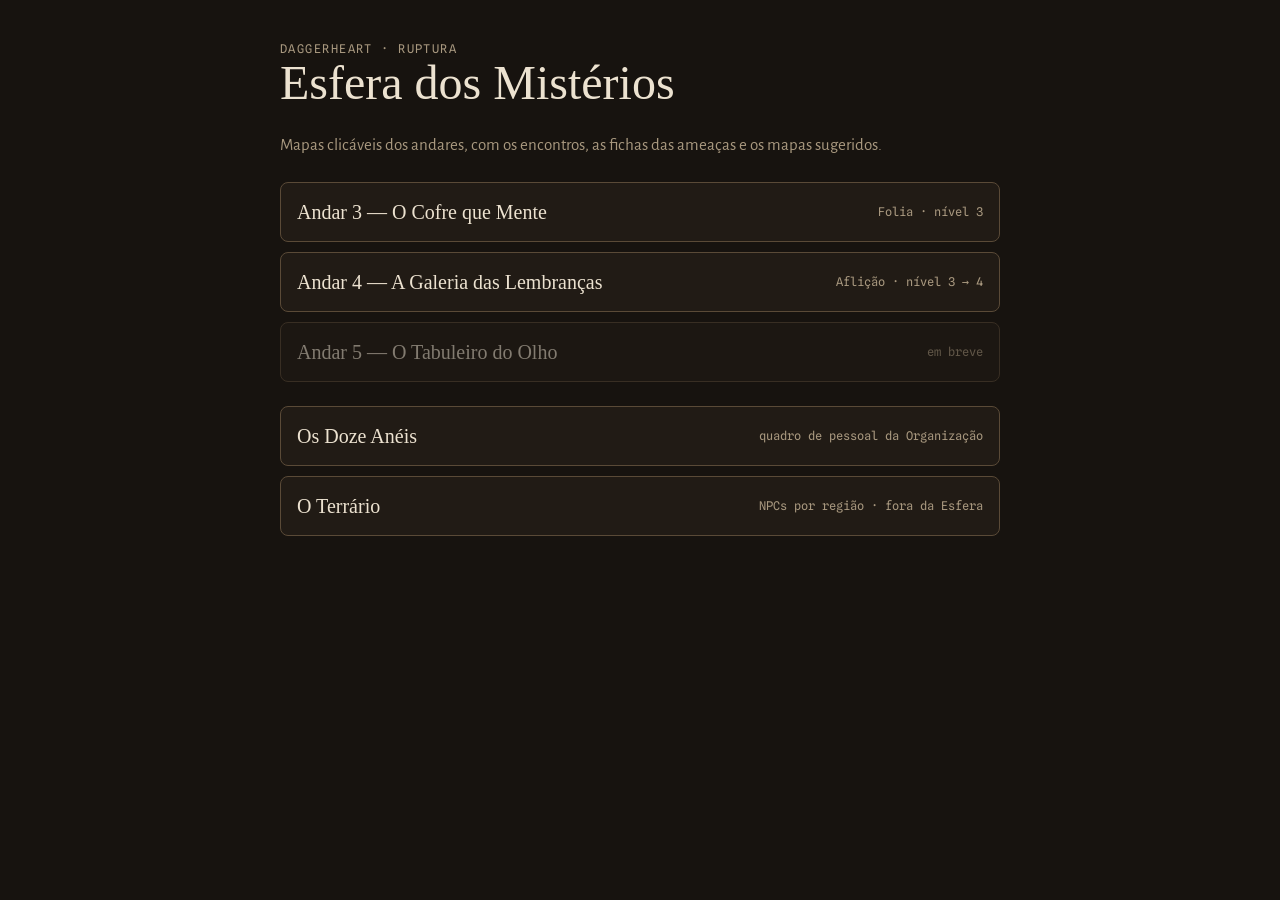
<file: docs/index.html>
<!doctype html>
<html lang="pt-BR">
<head>
<meta charset="utf-8">
<meta name="viewport" content="width=device-width, initial-scale=1">
<title>Esfera dos Mistérios</title>
<link rel="preconnect" href="https://fonts.googleapis.com">
<link rel="preconnect" href="https://fonts.gstatic.com" crossorigin>
<link rel="stylesheet" href="https://fonts.googleapis.com/css2?family=IM+Fell+English+SC&family=Alegreya+Sans:wght@400;700&family=Spline+Sans+Mono&display=swap">
<style>
:root{--bg:#17130f;--panel:#211b15;--line:#5a4a37;--fg:#ece2d0;--muted:#a8987f;--accent:#e0a54a;color-scheme:dark}
*{box-sizing:border-box}
html,body{margin:0}
body{background:var(--bg);color:var(--fg);font-family:"Alegreya Sans","Segoe UI",system-ui,sans-serif;font-size:17px;line-height:1.5;padding:40px max(16px,env(safe-area-inset-right,0px)) 48px max(16px,env(safe-area-inset-left,0px))}
main{max-width:720px;margin:0 auto;display:grid;gap:24px}
.eyebrow{font-family:"Spline Sans Mono",ui-monospace,monospace;font-size:12px;letter-spacing:.12em;text-transform:uppercase;color:var(--muted)}
h1{font-family:"IM Fell English SC",Georgia,serif;font-weight:400;font-size:clamp(32px,6vw,48px);line-height:1.05;margin:0}
p{margin:0;color:var(--muted)}
ul{list-style:none;margin:0;padding:0;display:grid;gap:10px}
li a,li span{display:flex;justify-content:space-between;gap:12px;padding:14px 16px;border:1px solid var(--line);border-radius:8px;background:var(--panel);text-decoration:none;color:var(--fg)}
li a:hover,li a:focus-visible{border-color:var(--accent);outline:none}
li b{font-family:"IM Fell English SC",Georgia,serif;font-weight:400;font-size:20px}
li i{font-style:normal;font-family:"Spline Sans Mono",ui-monospace,monospace;font-size:12px;color:var(--muted);align-self:center}
li span{opacity:.5}
</style>
</head>
<body>
<main>
  <div>
    <div class="eyebrow">Daggerheart · Ruptura</div>
    <h1>Esfera dos Mistérios</h1>
  </div>
  <p>Mapas clicáveis dos andares, com os encontros, as fichas das ameaças e os mapas sugeridos.</p>
  <ul>
    <li><a href="andar-3/"><b>Andar 3 — O Cofre que Mente</b><i>Folia · nível 3</i></a></li>
    <li><a href="andar-4/"><b>Andar 4 — A Galeria das Lembranças</b><i>Aflição · nível 3 → 4</i></a></li>
    <li><span><b>Andar 5 — O Tabuleiro do Olho</b><i>em breve</i></span></li>
  </ul>
  <ul>
    <li><a href="esfera/"><b>Os Doze Anéis</b><i>quadro de pessoal da Organização</i></a></li>
    <li><a href="terrario/"><b>O Terrário</b><i>NPCs por região · fora da Esfera</i></a></li>
  </ul>
</main>
</body>
</html>
</file>
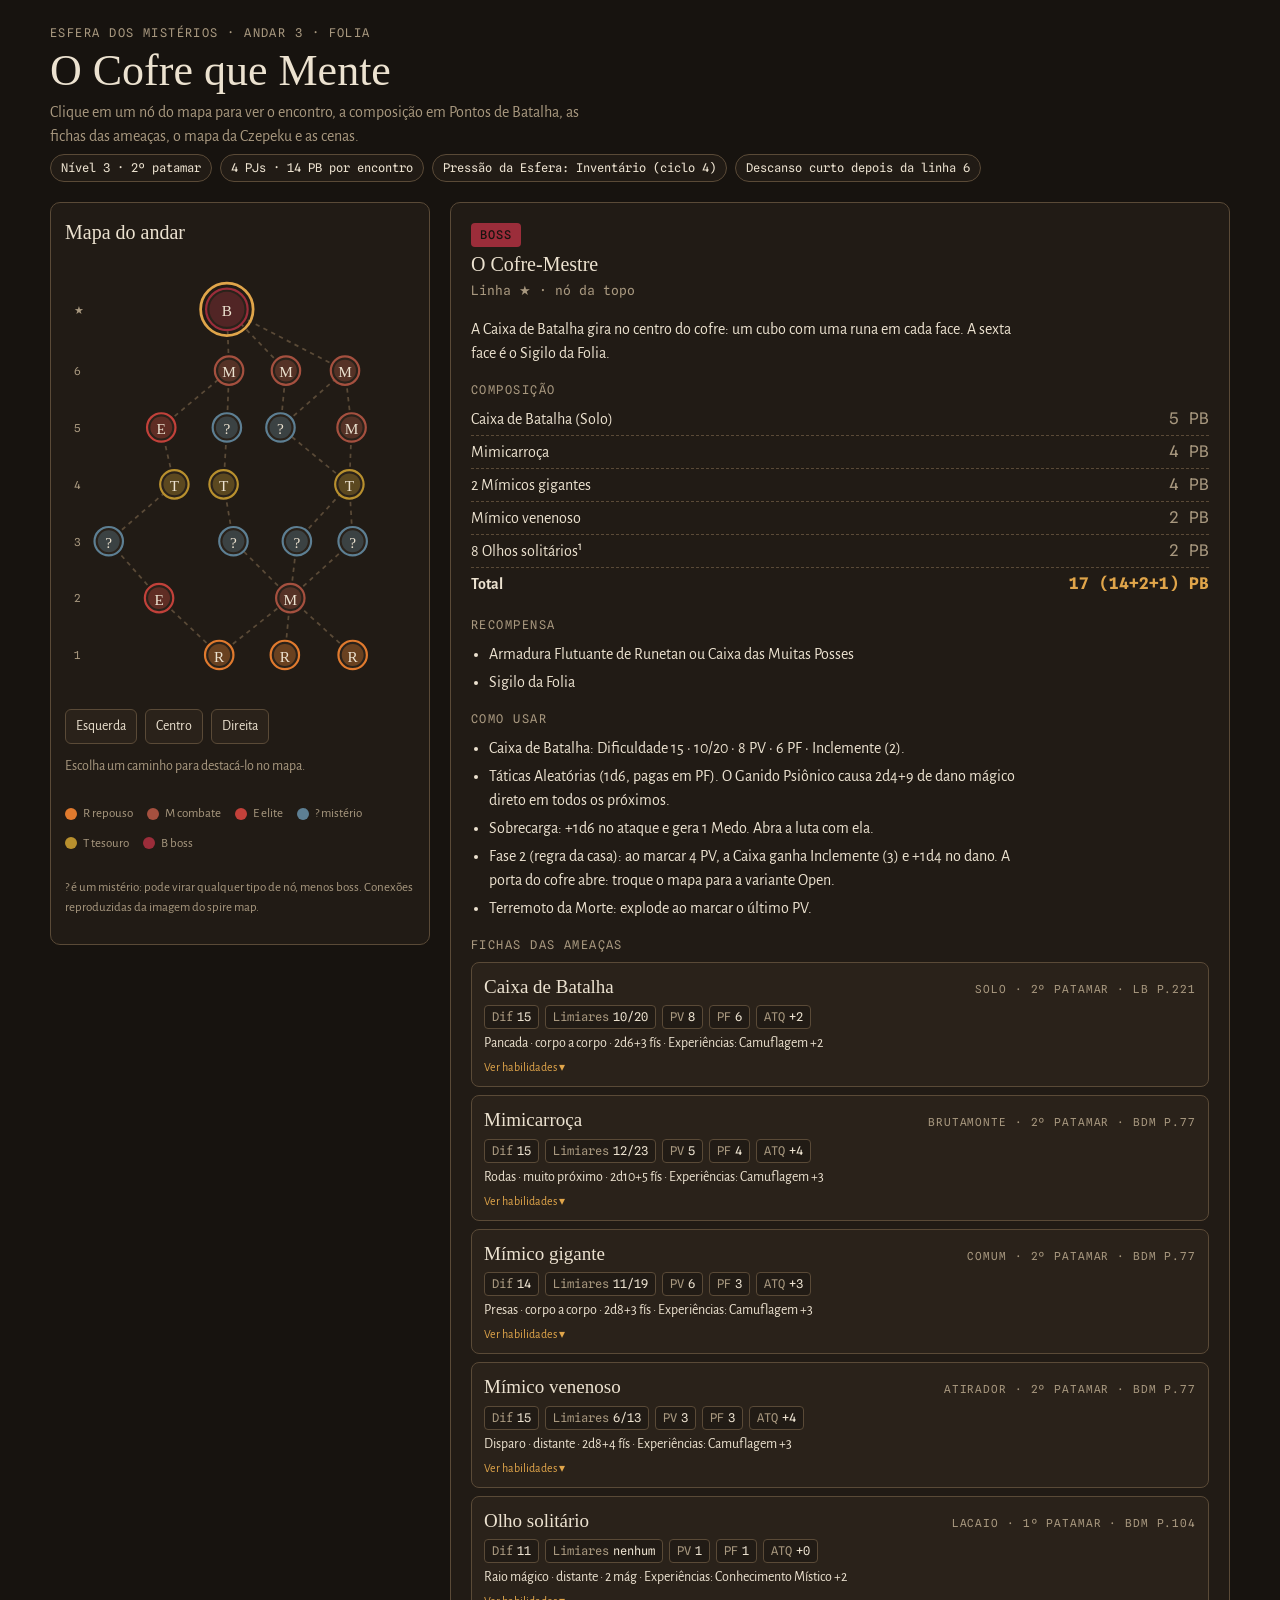
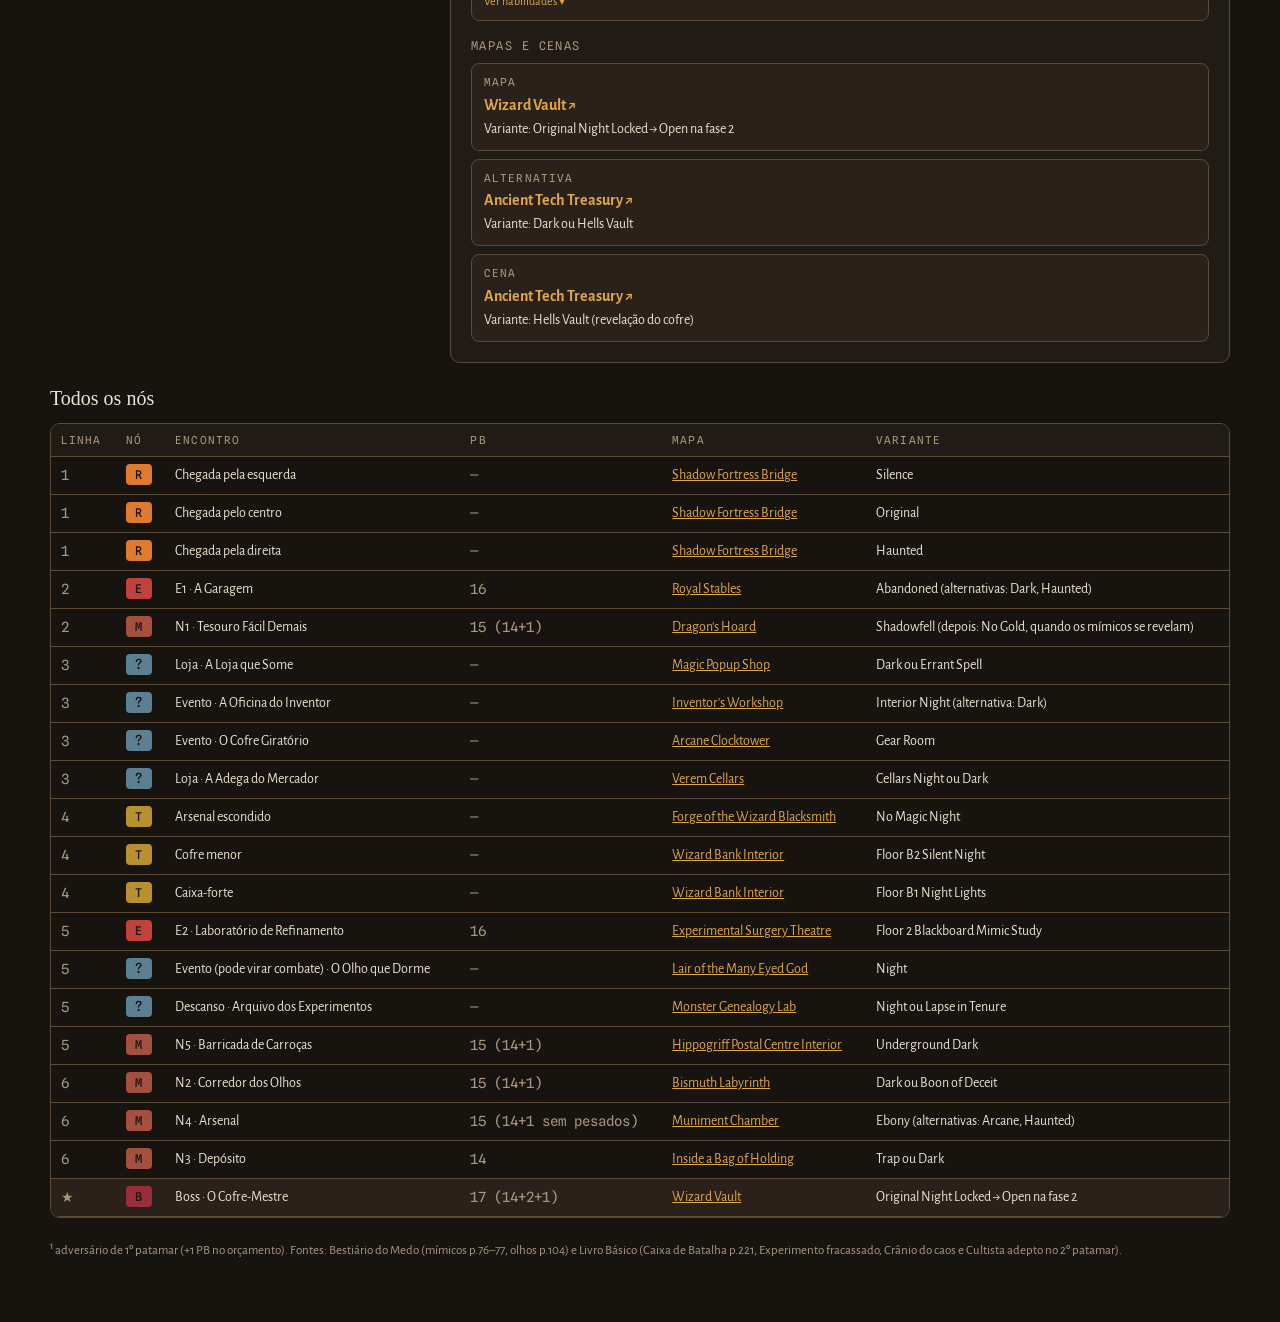
<file: docs/andar-3/index.html>
<!doctype html>
<html lang="pt-BR">
<head>
<meta charset="utf-8">
<meta name="viewport" content="width=device-width, initial-scale=1">
<meta name="description" content="Mapa clicável do andar 3 da Esfera dos Mistérios (Daggerheart): encontros, fichas das ameaças e mapas da Czepeku.">
<title>O Cofre que Mente</title>
<link rel="preconnect" href="https://fonts.googleapis.com">
<link rel="preconnect" href="https://fonts.gstatic.com" crossorigin>
<link rel="stylesheet" href="https://fonts.googleapis.com/css2?family=IM+Fell+English+SC&family=Alegreya+Sans:ital,wght@0,400;0,500;0,700;1,400&family=Spline+Sans+Mono:wght@400;500&display=swap">
<style>
/* Layout: mapa do andar à esquerda (fixo ao rolar), ficha do nó à direita; empilha no celular. Visual único e escuro, como o spire map. */
:root{
  --bg:#17130f;
  --panel:#211b15;
  --panel-2:#2a221a;
  --line:#5a4a37;
  --fg:#ece2d0;
  --muted:#a8987f;
  --accent:#e0a54a;
  --combat:#a5503f;
  --elite:#c2413a;
  --event:#5d7f93;
  --treasure:#b8902e;
  --rest:#e07a2e;
  --boss:#9b2d3a;
  --font-display:"IM Fell English SC", "Palatino Linotype", Georgia, serif;
  --font-body:"Alegreya Sans", "Segoe UI", system-ui, sans-serif;
  --font-mono:"Spline Sans Mono", ui-monospace, Consolas, monospace;
  color-scheme:dark;
}
*{box-sizing:border-box}
html,body{margin:0}
[hidden]{display:none!important}
img{max-width:100%}
body{
  background:var(--bg);color:var(--fg);font-family:var(--font-body);font-size:16px;line-height:1.5;
  padding-left:max(16px, env(safe-area-inset-left, 0px));
  padding-right:max(16px, env(safe-area-inset-right, 0px));
  padding-block:24px 48px;
}
a{color:var(--accent)}
a:focus-visible,button:focus-visible,.node:focus-visible{outline:2px solid var(--accent);outline-offset:3px}
.wrap{max-width:1180px;margin:0 auto;display:grid;gap:20px}
header{display:grid;gap:6px}
.eyebrow{font-family:var(--font-mono);font-size:12px;letter-spacing:.12em;text-transform:uppercase;color:var(--muted)}
h1{font-family:var(--font-display);font-weight:400;font-size:clamp(30px,5vw,44px);line-height:1.05;margin:0;text-wrap:balance}
.sub{color:var(--muted);margin:0;max-width:70ch}
.chips{display:flex;flex-wrap:wrap;gap:8px}
.chip{font-family:var(--font-mono);font-size:12px;padding:4px 10px;border:1px solid var(--line);border-radius:999px;color:var(--fg);background:var(--panel)}
.layout{display:grid;grid-template-columns:minmax(0,380px) minmax(0,1fr);gap:20px;align-items:start}
@media (max-width:820px){.layout{grid-template-columns:minmax(0,1fr)}}
.mapcard{background:var(--panel);border:1px solid var(--line);border-radius:10px;padding:14px;display:grid;gap:12px;position:sticky;top:max(12px, env(safe-area-inset-top, 0px))}
@media (max-width:820px){.mapcard{position:static}}
.mapcard h2,.detail h2,.all h2{font-family:var(--font-display);font-weight:400;font-size:20px;margin:0}
svg{width:100%;height:auto;display:block}
.edge{stroke:var(--line);stroke-width:1.6;stroke-dasharray:4 4;fill:none;transition:stroke .2s}
.edge.on{stroke:var(--accent);stroke-width:2.4;stroke-dasharray:none}
.rowlabel{fill:var(--muted);font-family:var(--font-mono);font-size:10px}
.node{cursor:pointer}
.node circle.body{stroke-width:2;transition:transform .15s}
.node text{font-family:var(--font-display);font-size:14px;fill:var(--fg);pointer-events:none;text-anchor:middle;dominant-baseline:central}
.node:hover circle.body{stroke:var(--fg)}
.node .ring{fill:none;stroke:var(--accent);stroke-width:2.5;opacity:0}
.node.sel .ring{opacity:1}
.node.dim{opacity:.35}
.paths{display:flex;flex-wrap:wrap;gap:8px}
.paths button{font:inherit;font-size:14px;background:var(--panel-2);color:var(--fg);border:1px solid var(--line);border-radius:6px;padding:6px 10px;cursor:pointer}
.paths button[aria-pressed="true"]{border-color:var(--accent);color:var(--accent)}
.pathnote{font-size:14px;color:var(--muted);margin:0;min-height:2.6em}
.legend{display:flex;flex-wrap:wrap;gap:10px 14px;font-size:13px;color:var(--muted)}
.legend span{display:inline-flex;align-items:center;gap:6px}
.dot{width:12px;height:12px;border-radius:50%;display:inline-block}
.detail{background:var(--panel);border:1px solid var(--line);border-radius:10px;padding:20px;display:grid;gap:16px;min-width:0}
.dhead{display:grid;gap:6px}
.badge{justify-self:start;font-family:var(--font-mono);font-size:12px;letter-spacing:.08em;text-transform:uppercase;padding:3px 9px;border-radius:4px;color:var(--bg);font-weight:500}
.dtitle{font-family:var(--font-display);font-size:30px;line-height:1.1;margin:0;text-wrap:balance}
.meta{font-family:var(--font-mono);font-size:13px;color:var(--muted)}
.block{display:grid;gap:8px}
.block h3{margin:0;font-size:12px;font-family:var(--font-mono);letter-spacing:.12em;text-transform:uppercase;color:var(--muted);font-weight:400}
.comp{list-style:none;margin:0;padding:0;display:grid;gap:4px}
.comp li{display:flex;justify-content:space-between;gap:12px;border-bottom:1px dashed var(--line);padding-bottom:4px}
.comp li span:last-child{font-family:var(--font-mono);font-variant-numeric:tabular-nums;color:var(--muted);white-space:nowrap}
.comp li.total{border-bottom:none;font-weight:700}
.comp li.total span:last-child{color:var(--accent)}
.prose{margin:0;max-width:68ch}
.notes{margin:0;padding-left:1.1em;display:grid;gap:4px;max-width:68ch}
.maps{display:grid;gap:8px}
.mapref{display:grid;gap:2px;background:var(--panel-2);border:1px solid var(--line);border-radius:8px;padding:10px 12px}
.mapref .k{font-family:var(--font-mono);font-size:11px;letter-spacing:.1em;text-transform:uppercase;color:var(--muted)}
.mapref a{font-weight:700;text-decoration:none}
.mapref a:hover{text-decoration:underline}
.mapref .v{font-size:14px;color:var(--fg)}
.foot{font-size:13px;color:var(--muted)}
.all{display:grid;gap:10px}
.tablewrap{overflow-x:auto;border:1px solid var(--line);border-radius:10px}
table{border-collapse:collapse;width:100%;min-width:640px;font-size:14px}
th,td{text-align:left;padding:8px 10px;border-bottom:1px solid var(--line);vertical-align:top}
th{font-family:var(--font-mono);font-size:11px;letter-spacing:.1em;text-transform:uppercase;color:var(--muted);font-weight:400;background:var(--panel)}
tbody tr{cursor:pointer}
tbody tr:hover,tbody tr.sel{background:var(--panel-2)}
td.mono{font-family:var(--font-mono);font-variant-numeric:tabular-nums;color:var(--muted);white-space:nowrap}
.threats{display:grid;gap:8px}
.threat{background:var(--panel-2);border:1px solid var(--line);border-radius:8px}
.threat summary{cursor:pointer;padding:10px 12px;display:grid;gap:4px;list-style:none}
.threat summary::-webkit-details-marker{display:none}
.threat summary .tn{display:flex;justify-content:space-between;gap:10px;align-items:baseline;flex-wrap:wrap}
.threat summary .tn b{font-family:var(--font-display);font-weight:400;font-size:19px}
.threat summary .tn i{font-style:normal;font-family:var(--font-mono);font-size:11px;letter-spacing:.08em;text-transform:uppercase;color:var(--muted)}
.statline{display:flex;flex-wrap:wrap;gap:6px}
.stat{font-family:var(--font-mono);font-size:12px;font-variant-numeric:tabular-nums;border:1px solid var(--line);border-radius:4px;padding:2px 7px;background:var(--panel)}
.stat em{font-style:normal;color:var(--muted);margin-right:4px}
.atk{font-size:14px;color:var(--fg)}
.threat summary .more{font-size:12px;color:var(--accent)}
.threat[open] summary .more{display:none}
.abil{list-style:none;margin:0;padding:0 12px 12px;display:grid;gap:8px}
.abil li{font-size:15px;max-width:68ch}
.abil b{color:var(--fg)}
.tag{font-family:var(--font-mono);font-size:11px;color:var(--muted);margin-left:4px}
.tag.fear{color:var(--elite)}
.tag.free{color:var(--treasure)}
@media (prefers-reduced-motion:reduce){*{transition:none!important}}
</style>
</head>
<body>

<div class="wrap">
  <header>
    <div class="eyebrow">Esfera dos Mistérios · Andar 3 · Folia</div>
    <h1>O Cofre que Mente</h1>
    <p class="sub">Clique em um nó do mapa para ver o encontro, a composição em Pontos de Batalha, as fichas das ameaças, o mapa da Czepeku e as cenas.</p>
    <div class="chips">
      <span class="chip">Nível 3 · 2º patamar</span>
      <span class="chip">4 PJs · 14 PB por encontro</span>
      <span class="chip">Pressão da Esfera: Inventário (ciclo 4)</span>
      <span class="chip">Descanso curto depois da linha 6</span>
    </div>
  </header>

  <div class="layout">
    <section class="mapcard" aria-label="Mapa do andar">
      <h2>Mapa do andar</h2>
      <svg id="map" viewBox="0 0 320 400" role="group" aria-label="Nós do mapa do andar 3"></svg>
      <div class="paths" role="group" aria-label="Destacar caminho">
        <button type="button" id="p-esq" data-path="esq" aria-pressed="false">Esquerda</button>
        <button type="button" id="p-centro" data-path="centro" aria-pressed="false">Centro</button>
        <button type="button" id="p-dir" data-path="dir" aria-pressed="false">Direita</button>
      </div>
      <p class="pathnote" id="pathnote">Escolha um caminho para destacá-lo no mapa.</p>
      <div class="legend">
        <span><i class="dot" style="background:var(--rest)"></i>R repouso</span>
        <span><i class="dot" style="background:var(--combat)"></i>M combate</span>
        <span><i class="dot" style="background:var(--elite)"></i>E elite</span>
        <span><i class="dot" style="background:var(--event)"></i>? mistério</span>
        <span><i class="dot" style="background:var(--treasure)"></i>T tesouro</span>
        <span><i class="dot" style="background:var(--boss)"></i>B boss</span>
      </div>
      <p class="foot">? é um mistério: pode virar qualquer tipo de nó, menos boss. Conexões reproduzidas da imagem do spire map.</p>
    </section>

    <section class="detail" id="detail" aria-live="polite"></section>
  </div>

  <section class="all">
    <h2>Todos os nós</h2>
    <div class="tablewrap">
      <table>
        <thead><tr><th>Linha</th><th>Nó</th><th>Encontro</th><th>PB</th><th>Mapa</th><th>Variante</th></tr></thead>
        <tbody id="rows"></tbody>
      </table>
    </div>
    <p class="foot">¹ adversário de 1º patamar (+1 PB no orçamento). Fontes: Bestiário do Medo (mímicos p.76–77, olhos p.104) e Livro Básico (Caixa de Batalha p.221, Experimento fracassado, Crânio do caos e Cultista adepto no 2º patamar).</p>
  </section>
</div>

<script>
const CZ = "https://www.czepeku.com/fantasy/";
const TYPES = {
  R:{name:"Repouso", color:"var(--rest)"},
  M:{name:"Combate", color:"var(--combat)"},
  E:{name:"Elite", color:"var(--elite)"},
  Q:{name:"Evento", color:"var(--event)", letter:"?"},
  T:{name:"Tesouro", color:"var(--treasure)"},
  B:{name:"Boss", color:"var(--boss)"}
};
const Y = {1:362, 2:310, 3:258, 4:206, 5:154, 6:102, 7:46};
const restBody = "O grupo cruza a ponte sobre o abismo do Plano das Sombras e entra no Cofre. Tudo que brilha aqui pode morder.";
const restNotes = [
  "Descanso de entrada: o mestre recebe 1d4 Medo (curto) ou 1d4 + nº de PJs (longo).",
  "Ative a Pressão da Esfera — Inventário: contagem padrão, ciclo 4. Ao zerar, um objeto da cena vira Mímico¹ e usa a Emboscada (foco sem Medo). Máximo de 2 por cena.",
  "Tudo é Suspeito: Instinto 14 nota um mímico; sucesso com Esperança revela todos da sala."
];
const N = [
  {id:"r1",type:"R",row:1,x:141,pos:"esquerda",title:"Chegada pela esquerda",body:restBody,notes:restNotes,
    maps:[{k:"Cena",name:"Shadow Fortress Bridge",url:CZ+"scenes/shadow-fortress-bridge",v:"Silence"}]},
  {id:"r2",type:"R",row:1,x:201,pos:"centro",title:"Chegada pelo centro",body:restBody,notes:restNotes,
    maps:[{k:"Cena",name:"Shadow Fortress Bridge",url:CZ+"scenes/shadow-fortress-bridge",v:"Original"}]},
  {id:"r3",type:"R",row:1,x:263,pos:"direita",title:"Chegada pela direita",body:restBody,notes:restNotes,
    maps:[{k:"Cena",name:"Shadow Fortress Bridge",url:CZ+"scenes/shadow-fortress-bridge",v:"Haunted"}]},

  {id:"e2",type:"E",row:2,x:86,pos:"esquerda",code:"E1",title:"A Garagem",
    comp:[["Mimicarroça",4],["2 Mímicos gigantes",4],["2 Mímicos venenosos",4],["2 Experimentos fracassados",4]],total:"16",
    notes:["Elite logo na linha 2: o caminho da esquerda é o mais perigoso.","A Mimicarroça começa disfarçada de carroça. Quem subir nela dispara a Emboscada: foco sem Medo, vantagem e dano direto.","Investida Cambaleante: os Experimentos entram em foco pagando 1 PF, sem gastar Medo."],
    maps:[{k:"Mapa",name:"Royal Stables",url:CZ+"maps/royal-stables",v:"Abandoned (alternativas: Dark, Haunted)"}]},
  {id:"m2",type:"M",row:2,x:206,pos:"hub",code:"N1",title:"Tesouro Fácil Demais",
    comp:[["2 Mímicos gigantes",4],["Mímico venenoso",2],["Mimijoias¹",2],["2 Mímicos¹",4],["Mimibarril¹",2],["4 Olhos solitários¹",1]],total:"15 (14+1)",
    notes:["Primeiro contato com os mímicos: todos começam Escondidos.","Deixe o baú enorme do altar bem à vista. Quem tocar dispara a Emboscada.","Os três pontos de entrada chegam aqui."],
    maps:[{k:"Mapa",name:"Dragon's Hoard",url:CZ+"maps/dragons-hoard",v:"Shadowfell (depois: No Gold, quando os mímicos se revelam)"},{k:"Cena",name:"Dragon's Hoard",url:CZ+"scenes/dragons-hoard",v:"Shadowfell Hoard"}]},

  {id:"q3a",type:"Q",reveal:"Loja",row:3,x:40,pos:"esquerda",title:"A Loja que Some",
    body:"O mistério se revela um mercador que aparece entre as paredes do Cofre e some logo depois. É a loja do caminho da esquerda.",
    notes:["Vende os consumíveis do andar: Pasta Ácida, Frasco de Fumaça Negra, Poção de Vida, Poção de Vigor.","Itens permanentes à venda (um por visita): Chicote laminado ou Chave Mestra.","Cada item tem 1 chance em 6 de ser um Mímico¹, que usa a Emboscada ao ser pego."],
    maps:[{k:"Mapa",name:"Magic Popup Shop",url:CZ+"maps/magic-popup-shop",v:"Dark ou Errant Spell"},{k:"Cena",name:"Magic Popup Shop",url:CZ+"scenes/magic-popup-shop",v:"Original"}]},
  {id:"q3b",type:"Q",reveal:"Evento",row:3,x:154,pos:"centro",title:"A Oficina do Inventor",
    body:"Uma oficina abandonada com desenhos de um \"cofre para uma mente\". Primeira pista do Demiurgo, o inventor da Imortalidade.",
    notes:["Instinto 14 encontra um bilhete com o timbre da Organização.","Sem combate. Bom lugar para um interlúdio de personagem."],
    maps:[{k:"Mapa",name:"Inventor's Workshop",url:CZ+"maps/inventors-workshop",v:"Interior Night (alternativa: Dark)"}]},
  {id:"q3c",type:"Q",reveal:"Evento",row:3,x:212,pos:"centro-direita",title:"O Cofre Giratório",
    body:"Um quebra-cabeça de engrenagens que tranca a passagem.",
    notes:["Contagem de progresso 4, com testes de Conhecimento ou Acuidade 14.","Cada falha ativa o Cofre Giratório sem gastar Medo: todos fazem reação de Agilidade 14 ou ficam Vulneráveis até agirem."],
    maps:[{k:"Mapa",name:"Arcane Clocktower",url:CZ+"maps/arcane-clocktower",v:"Gear Room"}]},
  {id:"q3d",type:"Q",reveal:"Loja",row:3,x:263,pos:"direita",title:"A Adega do Mercador",
    body:"O mistério se revela uma adega onde um mercador vende bebidas, poções e bugigangas entre os barris. É a loja do lado direito: todo grupo que passar pelo N1 pode chegar aqui.",
    notes:["Vende os consumíveis do andar: Poção de Vida, Poção de Vigor, Folhas de Varik, Frasco de Fumaça Negra.","Item permanente à venda (um por visita): Pedra do Poder ou Bacamarte.","Instinto 14 antes de beber de um barril: alguns são Mimibarris¹ (Emboscada contra quem encheu o copo)."],
    maps:[{k:"Mapa",name:"Verem Cellars",url:CZ+"maps/verem-cellars",v:"Cellars Night ou Dark"}]},

  {id:"t4a",type:"T",row:4,x:100,pos:"esquerda",title:"Arsenal escondido",
    loot:["Bacamarte ou Chicote laminado (LB p.116)","Pedra do Poder (LB p.130)"],
    notes:["Tudo é Suspeito: Instinto 14 antes de abrir. O baú pode ser um Mímico¹."],
    maps:[{k:"Mapa",name:"Forge of the Wizard Blacksmith",url:CZ+"maps/forge-of-the-wizard-blacksmith",v:"No Magic Night"}]},
  {id:"t4b",type:"T",row:4,x:145,pos:"centro",title:"Cofre menor",
    loot:["Lâmina do Ego (LB p.117)","Chave Mestra (LB p.129)"],
    notes:["Tudo é Suspeito: Instinto 14 antes de abrir. O baú pode ser um Mímico¹."],
    maps:[{k:"Mapa",name:"Wizard Bank Interior",url:CZ+"maps/wizard-bank-interior",v:"Floor B2 Silent Night"}]},
  {id:"t4c",type:"T",row:4,x:260,pos:"direita",title:"Caixa-forte",
    loot:["Adaga Aparadora (LB p.124)","Baú Vazio (LB p.129)"],
    notes:["Tudo é Suspeito: Instinto 14 antes de abrir. O baú pode ser um Mímico¹."],
    maps:[{k:"Mapa",name:"Wizard Bank Interior",url:CZ+"maps/wizard-bank-interior",v:"Floor B1 Night Lights"}]},

  {id:"e5",type:"E",row:5,x:88,pos:"esquerda",code:"E2",title:"Laboratório de Refinamento",
    comp:[["3 Experimentos fracassados",6],["2 Crânios do caos",4],["Espectador",2],["Mimicarroça",4]],total:"16",
    notes:["O Experimento resiste a dano físico e o Crânio resiste a dano mágico: o grupo precisa dividir alvos.","Investida Cambaleante dá focos extras pagos em PF, sem Medo.","Se o grupo passou pelo Arquivo dos Experimentos, tem vantagem contra os Experimentos."],
    maps:[{k:"Mapa",name:"Experimental Surgery Theatre",url:CZ+"maps/experimental-surgery-theatre",v:"Floor 2 Blackboard Mimic Study"},{k:"Cena",name:"Alchemy Dungeon",url:CZ+"scenes/alchemy-dungeon",v:"Failed Spell ou Dark Matter"}]},
  {id:"q5a",type:"Q",reveal:"Evento (pode virar combate)",row:5,x:148,pos:"centro",title:"O Olho que Dorme",
    body:"Um olho gigante dorme no centro da sala. É uma prévia do andar 5: alguém observa o Cofre.",
    notes:["Passar em silêncio: teste em grupo de Acuidade 15.","Se falhar, o mistério vira combate: o olho acorda e chama 2 Espectadores + 4 Olhos solitários¹ (luta curta, ~6 PB)."],
    maps:[{k:"Mapa",name:"Lair of the Many Eyed God",url:CZ+"maps/lair-of-the-many-eyed-god",v:"Night"},{k:"Cena",name:"Lair of the Many Eyed God",url:CZ+"scenes/lair-of-the-many-eyed-god",v:"Sleepy (dormindo) ou Suspicious"}]},
  {id:"q5b",type:"Q",reveal:"Descanso",row:5,x:197,pos:"centro-direita",title:"Arquivo dos Experimentos",
    body:"O mistério se revela uma sala segura: o arquivo onde a Organização guarda as fichas dos Experimentos fracassados. Como o mapa não tem descanso antes do boss, este nó cumpre esse papel.",
    clue:{
      intro:"Os Experimentos fracassados não são monstros da Esfera. São gente: membros de expedições anteriores que a Organização mandou abrir o cofre da Caixa de Batalha. Quem falhou ficou preso no Cofre, e a sombra de Tenebra, que imita tudo, foi copiando o corpo deles até sobrar uma coisa torta que ainda repete os gestos do antigo cargo. Por isso eles têm Imitador +3 e resistem a dano físico.",
      items:[
        "Cada ficha tem um retrato, um número de lote e o carimbo do Departamento de Refinamento. Nenhuma tem nome, só \"funcionário\" e um número, igual ao crachá do supervisor no Arsenal.",
        "Objetivo: \"abrir o cofre e recuperar a face 6 do cubo\". A Organização sabe que o sigilo está na Caixa de Batalha e quer pegá-lo.",
        "Temperamento designado: Folia. O grupo ainda não tem como entender isso. Os andares 4 a 6 trazem fichas de Aflição, Pavor e Malícia.",
        "Resultado: falha. Status: \"devolvido à Esfera\". A Organização não resgata quem falha: deixa no Cofre e manda a próxima equipe.",
        "A última ficha da pilha está em branco. Só o campo Equipe está preenchido, com a data em que o grupo entrou na Esfera. Os PJs são o próximo lote."
      ],
      gm:"Só o mestre sabe: a Organização patrocina as expedições para soltar, andar por andar, as amarras mentais do Demiurgo. O arquivo não revela isso. Ele só mostra que alguém manda equipes ao Cofre, descarta quem falha e que o grupo é a equipe da vez. A ficha em branco prepara o crachá com o nome de um PJ no fim do andar 6."
    },
    notes:["Descanso curto sem risco (o mestre recebe 1d4 Medo, como sempre).","Ler as fichas: as anotações de campo dizem onde cada Experimento falhou (\"não vira o pescoço para a esquerda\", \"perde o equilíbrio quando empurrado\"). O grupo tem vantagem nos ataques contra Experimentos fracassados no nó seguinte: Arsenal (N4) ou Depósito (N3).","Opcional: com Instinto 13, um PJ reconhece um rosto num dos retratos, alguém de uma expedição anterior que ele conheceu (gancho pessoal)."],
    maps:[{k:"Mapa",name:"Monster Genealogy Lab",url:CZ+"maps/monster-genealogy-lab",v:"Night ou Lapse in Tenure"}]},
  {id:"m5",type:"M",row:5,x:262,pos:"direita",code:"N5",title:"Barricada de Carroças",
    comp:[["Mimicarroça",4],["Mímico gigante",2],["2 Mimibarris¹",4],["Mimijoias¹",2],["Crânio do caos",2],["4 Olhos solitários¹",1]],total:"15 (14+1)",
    notes:["Caixas, pacotes e carroças empilhados: qualquer coisa pode ser mímico.","Use a Emboscada da Mimicarroça para abrir a luta sem gastar Medo."],
    maps:[{k:"Mapa",name:"Hippogriff Postal Centre Interior",url:CZ+"maps/hippogriff-postal-centre-interior",v:"Underground Dark"}]},

  {id:"m6a",type:"M",row:6,x:150,pos:"esquerda/centro",code:"N2",title:"Corredor dos Olhos",
    comp:[["2 Espectadores",4],["Olho comandante¹",3],["8 Olhos solitários¹",2],["2 Experimentos fracassados",4],["Mímico venenoso",2]],total:"15 (14+1)",
    notes:["Os caminhos da esquerda e do centro passam por aqui.","Depois desta luta, deixe o grupo fazer um descanso curto antes do boss."],
    maps:[{k:"Mapa",name:"Bismuth Labyrinth",url:CZ+"maps/bismuth-labyrinth",v:"Dark ou Boon of Deceit"}]},
  {id:"m6b",type:"M",row:6,x:202,pos:"centro-direita",code:"N4",title:"Arsenal",
    comp:[["2 Mímicos venenosos",4],["2 Crânios do caos",4],["2 Mímicos gigantes",4],["Experimento fracassado",2],["Cultista adepto \"supervisor\"",1]],total:"15 (14+1 sem pesados)",
    notes:["O supervisor usa um crachá sem nome e não lembra como entrou no Cofre (gancho da Organização).","Depois desta luta, deixe o grupo fazer um descanso curto antes do boss."],
    maps:[{k:"Mapa",name:"Muniment Chamber",url:CZ+"maps/muniment-chamber",v:"Ebony (alternativas: Arcane, Haunted)"},{k:"Alternativa",name:"Forge of the Wizard Blacksmith",url:CZ+"maps/forge-of-the-wizard-blacksmith",v:"Original Night, Distortion"}]},
  {id:"m6c",type:"M",row:6,x:256,pos:"direita",code:"N3",title:"Depósito",
    comp:[["3 Experimentos fracassados",6],["Crânio do caos",2],["2 Mímicos gigantes",4],["Mímico venenoso",2]],total:"14",
    notes:["Objetos gigantes flutuando: espada, escudo, chaves. Qualquer um pode ser mímico.","Depois desta luta, deixe o grupo fazer um descanso curto antes do boss."],
    maps:[{k:"Mapa",name:"Inside a Bag of Holding",url:CZ+"maps/inside-a-bag-of-holding",v:"Trap ou Dark"}]},

  {id:"b",type:"B",row:7,x:148,pos:"topo",code:"Boss",title:"O Cofre-Mestre",
    comp:[["Caixa de Batalha (Solo)",5],["Mimicarroça",4],["2 Mímicos gigantes",4],["Mímico venenoso",2],["8 Olhos solitários¹",2]],total:"17 (14+2+1)",
    body:"A Caixa de Batalha gira no centro do cofre: um cubo com uma runa em cada face. A sexta face é o Sigilo da Folia.",
    notes:["Caixa de Batalha: Dificuldade 15 · 10/20 · 8 PV · 6 PF · Inclemente (2).","Táticas Aleatórias (1d6, pagas em PF). O Ganido Psiônico causa 2d4+9 de dano mágico direto em todos os próximos.","Sobrecarga: +1d6 no ataque e gera 1 Medo. Abra a luta com ela.","Fase 2 (regra da casa): ao marcar 4 PV, a Caixa ganha Inclemente (3) e +1d4 no dano. A porta do cofre abre: troque o mapa para a variante Open.","Terremoto da Morte: explode ao marcar o último PV."],
    loot:["Armadura Flutuante de Runetan ou Caixa das Muitas Posses","Sigilo da Folia"],
    maps:[{k:"Mapa",name:"Wizard Vault",url:CZ+"maps/wizard-vault",v:"Original Night Locked → Open na fase 2"},{k:"Alternativa",name:"Ancient Tech Treasury",url:CZ+"maps/ancient-tech-treasury",v:"Dark ou Hells Vault"},{k:"Cena",name:"Ancient Tech Treasury",url:CZ+"scenes/ancient-tech-treasury",v:"Hells Vault (revelação do cofre)"}]}
];
const E = [["r1","e2"],["r1","m2"],["r2","m2"],["r3","m2"],["e2","q3a"],["q3a","t4a"],["t4a","e5"],["e5","m6a"],
  ["m2","q3b"],["m2","q3c"],["m2","q3d"],["q3b","t4b"],["t4b","q5a"],["q5a","m6a"],
  ["q3c","t4c"],["q3d","t4c"],["t4c","q5b"],["t4c","m5"],["q5b","m6b"],["q5b","m6c"],["m5","m6c"],
  ["m6a","b"],["m6b","b"],["m6c","b"]];
const PATHS = {
  esq:{nodes:["r1","e2","q3a","t4a","e5","m6a","b"],note:"Esquerda: as duas elites e só um combate normal, com a Loja que Some na linha 3. O caminho mais duro e o mais rico."},
  centro:{nodes:["r2","m2","q3b","t4b","q5a","m6a","b"],note:"Centro: dois combates normais e dois eventos. O caminho mais leve. Quem quiser loja pode desviar do N1 para a Adega do Mercador."},
  dir:{nodes:["r3","m2","q3d","t4c","m5","m6c","b"],note:"Direita: Adega do Mercador (loja) na linha 3 e até três combates normais. Pode trocar o N5 pelo Arquivo dos Experimentos, que vira descanso."}
};
// Fichas resumidas (texto das habilidades parafraseado; confira o livro na página indicada).
// tag: "medo" = custa Medo · "pf" = custa Fadiga · "grátis" = sem custo
const T = {
  caixa:{n:"Caixa de Batalha",role:"Solo · 2º patamar",src:"LB p.221",dif:15,lim:"10/20",pv:8,pf:6,atq:"+2",atk:"Pancada · corpo a corpo · 2d6+3 fís",exp:"Camuflagem +2",
    ab:[["Inclemente (2)","passiva","Pode entrar em foco até 2 vezes por turno do mestre. Cada foco ainda custa Medo normalmente."],
      ["Táticas Aleatórias","pf","Marque 1 PF e role 1d6. 1 Feixe de Mana: ataque a um alvo distante, 2d10+2 mág. 2 Jatos de Fogo: ataque contra todos os próximos, 2d8 fís. 3 Atropelar: ataque contra todos os próximos, 1d6+5 fís, e quem for atingido fica Vulnerável até rolar com Esperança. 4 Gás Eletrizado: próximos fazem reação de Acuidade ou marcam 3 PF. 5 Impacto Atordoante: muito próximos fazem reação de Força ou ficam Vulneráveis até a Caixa ser derrotada. 6 Ganido Psiônico: próximos fazem reação de Presença ou sofrem 2d4+9 mág direto."],
      ["Sobrecarga","pf","Reação, antes de rolar o dano: marque 1 PF para somar 1d6 ao teste de ataque. Você também recebe 1 Medo."],
      ["Terremoto da Morte","reação","Ao marcar o último PV, explode: todos os próximos fazem reação de Instinto ou sofrem 2d8+1 mág."],
      ["Fase 2 (regra da casa)","passiva","Ao marcar 4 PV: Inclemente (3) e +1d4 no dano. A porta do cofre se abre."]]},
  mimicarroca:{n:"Mimicarroça",role:"Brutamonte · 2º patamar",src:"BdM p.77",dif:15,lim:"12/23",pv:5,pf:4,atq:"+4",atk:"Rodas · muito próximo · 2d10+5 fís",exp:"Camuflagem +3",
    ab:[["Forma de Carroça","passiva","Começa a cena Escondida, disfarçada de carroça."],
      ["Atropelar","pf","Marque 1 PF: ataque contra até três alvos em corpo a corpo."],
      ["Devorar","medo","Reação: quando um PJ em corpo a corpo falha com Medo num teste de Agilidade, gaste 1 Medo. O alvo é engolido e fica Imobilizado até passar em Força."],
      ["Emboscada","grátis","Reação: quando alguém tenta subir nela, entra em foco sem gastar Medo, com vantagem no ataque e causando dano direto."]]},
  mimgig:{n:"Mímico gigante",role:"Comum · 2º patamar",src:"BdM p.77",dif:14,lim:"11/19",pv:6,pf:3,atq:"+3",atk:"Presas · corpo a corpo · 2d8+3 fís",exp:"Camuflagem +3",
    ab:[["Forma de Baú","passiva","Começa a cena Escondido, como um baú."],
      ["Voadora","pf","Marque 1 PF: avança até um alvo próximo e ataca. Se acertar, causa 2d10+5 fís."],
      ["Emboscada","grátis","Reação: quando alguém tenta abrir o baú, entra em foco sem Medo, com vantagem e dano direto."],
      ["Fechar o Baú","medo","Reação: ao acertar, gaste 1 Medo para prender o alvo, que fica Imobilizado até passar em Força."]]},
  mimven:{n:"Mímico venenoso",role:"Atirador · 2º patamar",src:"BdM p.77",dif:15,lim:"6/13",pv:3,pf:3,atq:"+4",atk:"Disparo · distante · 2d8+4 fís",exp:"Camuflagem +3",
    ab:[["Forma de Arma","passiva","Começa a cena Escondido, como uma besta ou pistola."],
      ["Tiros Venenosos","passiva","Quem marcar PV por um disparo fica Vulnerável até recuperar 1 PV."],
      ["Saraivada","medo","Gaste 1 Medo: ataque padrão contra até três alvos distantes."],
      ["Cair Atirando","medo","Reação: ao marcar o último PV, gaste 1 Medo para um ataque padrão final."],
      ["Emboscada","grátis","Reação: quando alguém tenta disparar com a arma, entra em foco sem Medo, com vantagem e dano direto."]]},
  mimico:{n:"Mímico",role:"Oportunista · 1º patamar",src:"BdM p.76",dif:12,lim:"5/8",pv:3,pf:2,atq:"+2",atk:"Presas · corpo a corpo · 1d8+4 fís",exp:"Camuflagem +2",
    ab:[["Forma de Baú","passiva","Começa a cena Escondido, como um baú."],
      ["Emboscada","grátis","Reação: quando alguém tenta abrir o baú, entra em foco sem Medo, com vantagem e dano direto."],
      ["Fechar o Baú","medo","Reação: ao acertar, gaste 1 Medo para prender o alvo (Imobilizado até passar em Força)."]]},
  mimibarril:{n:"Mimibarril",role:"Oportunista · 1º patamar",src:"BdM p.76",dif:12,lim:"5/8",pv:3,pf:2,atq:"+2",atk:"Presas · corpo a corpo · 1d8+4 fís",exp:"Camuflagem +2",
    ab:[["Forma de Barril","passiva","Começa a cena Escondido, como um barril de bebida."],
      ["Emboscada","grátis","Reação: quando alguém tenta encher um copo, entra em foco sem Medo, com vantagem e dano direto."],
      ["Prender a Mão","medo","Reação: ao acertar, gaste 1 Medo. A mão do alvo fica presa: ele fica Vulnerável e não usa a arma daquela mão até passar em Força."]]},
  mimijoias:{n:"Mimijoias",role:"Horda (3/PV) · 1º patamar",src:"BdM p.76",dif:11,lim:"5/8",pv:4,pf:2,atq:"+0",atk:"Ácido · corpo a corpo · 1d8+2 fís",exp:"Camuflagem +2",
    ab:[["Horda (1d4+1)","passiva","Com metade dos PV marcados, o ataque padrão passa a causar 1d4+1."],
      ["Forma de Joias","passiva","Começa a cena Escondida, como um punhado de joias."],
      ["Derreter Armadura","pf","Reação: ao acertar, marque 1 PF. O alvo marca 1 PA sem receber o benefício (ainda pode gastar PA para reduzir o dano)."],
      ["Emboscada","grátis","Reação: quando alguém tenta pegar uma joia, entra em foco sem Medo, com vantagem e dano direto."]]},
  olhosol:{n:"Olho solitário",role:"Lacaio · 1º patamar",src:"BdM p.104",dif:11,lim:"nenhum",pv:1,pf:1,atq:"+0",atk:"Raio mágico · distante · 2 mág",exp:"Conhecimento Místico +2",
    ab:[["Lacaio (3)","passiva","Derrotado com qualquer dano. Cada 3 pontos de dano derrotam mais um olho no alcance do ataque."],
      ["Ataque em Grupo","medo","Gaste 1 Medo: todos os olhos próximos do alvo entram em foco e fazem um teste compartilhado. Se acertarem, cada um causa 2 mág, somados."],
      ["Tentáculos","pf","Reação: quando atingido em corpo a corpo, marque 1 PF para causar 2 de dano no atacante."]]},
  olhocom:{n:"Olho comandante",role:"Líder · 1º patamar",src:"BdM p.104",dif:13,lim:"7/13",pv:5,pf:4,atq:"+2",atk:"Raio mágico · distante · 1d8+5 mág",exp:"Conhecimento Místico +2, Intimidação +2, Intuição +2",
    ab:[["Voador","passiva","Em voo, +1 na Dificuldade."],
      ["Raio Paralisante","pf","Marque 1 PF: um alvo distante faz reação de Agilidade ou fica Imobilizado até passar em Força."],
      ["Sinal de Ataque","medo","Gaste 1 Medo: põe 1d4 aliados próximos em foco. Os ataques deles causam metade do dano."],
      ["Tentáculos","pf","Reação: quando atingido em corpo a corpo, marque 1 PF para causar 1d8 no atacante."]]},
  espectador:{n:"Espectador",role:"Comum · 2º patamar",src:"BdM p.104",dif:14,lim:"10/19",pv:6,pf:4,atq:"+3",atk:"Raio mágico · distante · 2d8+2 fís",exp:"Conhecimento Místico +3",
    ab:[["Voador","passiva","Em voo, +1 na Dificuldade."],
      ["Raio Congelante","pf","Marque 1 PF: ataque a um alvo distante. Se acertar, o alvo faz reação de Força ou fica Imobilizado até passar em Força."],
      ["Raio Fulminante","pf","Marque 1 PF: ataque padrão a um alvo distante. Se acertar, causa dano direto."],
      ["Tentáculos","pf","Reação: quando atingido em corpo a corpo, marque 1 PF para causar 2d8 no atacante."]]},
  experimento:{n:"Experimento fracassado",role:"Comum · 2º patamar",src:"LB, 2º patamar",dif:13,lim:"12/23",pv:3,pf:3,atq:"+1",atk:"Mordida e garras · corpo a corpo · 2d6+5 fís",exp:"Imitador +3",
    ab:[["Resistência Distorcida","passiva","Resistente a dano físico."],
      ["Investida Cambaleante","pf","Marque 1 PF: entra em foco como movimento extra do mestre, sem gastar Medo."],
      ["Exceder","reação","Quando ataca um alvo que está muito próximo de outros adversários, causa dano dobrado."]]},
  cranio:{n:"Crânio do caos",role:"Atirador · 2º patamar",src:"LB p.222",dif:15,lim:"8/16",pv:5,pf:4,atq:"+2",atk:"Raio de energia · próximo · 2d8+3 mág",exp:"—",
    ab:[["Levitação","passiva","Flutua e não pode ser Imobilizado."],
      ["Proteção","passiva","Resistente a dano mágico."],
      ["Explosão Mágica","pf","Marque 1 PF: ataque contra todos os alvos próximos, 2d6+4 mág."],
      ["Sorver Magia","medo","Gaste 1 Medo: ataque a um PJ muito próximo que tenha atributo de conjuração. Se acertar, o alvo marca 1d4 PF, o crânio recupera o mesmo tanto e pode entrar em foco de novo na hora."]]},
  cultista:{n:"Cultista adepto (o \"supervisor\")",role:"Assistente · 2º patamar",src:"LB p.223",dif:14,lim:"9/18",pv:4,pf:6,atq:"+2",atk:"Cajado de runas · distante · 2d4+3 mág",exp:"Conhecimento Perdido +2, Rituais +2",
    ab:[["Ataque Inquietante","medo","Gaste 1 Medo: ataque padrão. Se acertar, o alvo também marca 1 PF."],
      ["Grilhões de Sombra","medo","Gaste 1 Medo e escolha um ponto distante: todos os próximos dele ficam Imobilizados até passar em Força ou Instinto, e cada tentativa custa 1 Esperança."],
      ["Manto dos Caídos","pf","Marque 1 PF: um aliado próximo fica resistente a todo tipo de dano até o cultista marcar o último PV."],
      ["Seu Medo É Meu Refúgio","reação","Duas vezes por cena: quando um PJ falha com Medo, o cultista recupera 1 PF."]]}
};
const MATCH = [[/Caixa de Batalha/,"caixa"],[/Mimicarroça/,"mimicarroca"],[/Mímicos? gigantes?/,"mimgig"],[/Mímicos? venenosos?/,"mimven"],[/Mimibarris?|Mimibarril/,"mimibarril"],[/Mimijoias/,"mimijoias"],[/^(\d+ )?Mímicos?¹/,"mimico"],[/Olhos? solitários?/,"olhosol"],[/Olho comandante/,"olhocom"],[/Espectador/,"espectador"],[/Experimentos? fracassados?/,"experimento"],[/Crânios? do caos/,"cranio"],[/Cultista adepto/,"cultista"]];
const EXTRA = {r1:["mimico"],r2:["mimico"],r3:["mimico"],q3a:["mimico"],q3d:["mimibarril"],t4a:["mimico"],t4b:["mimico"],t4c:["mimico"],q5a:["espectador","olhosol"]};
function threatsOf(n){
  const keys=[];
  (n.comp||[]).forEach(([name])=>{ for(const [re,k] of MATCH){ if(re.test(name)){ if(!keys.includes(k)) keys.push(k); break; } } });
  (EXTRA[n.id]||[]).forEach(k=>{ if(!keys.includes(k)) keys.push(k); });
  return keys;
}
const TAGTXT={medo:["1 Medo","fear"],pf:["PF","pf"],"grátis":["sem custo","free"],passiva:["passiva",""],"reação":["reação",""]};
function threatCard(k){
  const t=T[k];
  const ab=t.ab.map(([nm,tag,tx])=>{ const [lbl,cls]=TAGTXT[tag]||[tag,""]; return `<li><b>${esc(nm)}</b><span class="tag ${cls}">${esc(lbl)}</span> — ${esc(tx)}</li>`; }).join("");
  return `<details class="threat"><summary>
    <span class="tn"><b>${esc(t.n)}</b><i>${esc(t.role)} · ${esc(t.src)}</i></span>
    <span class="statline"><span class="stat"><em>Dif</em>${t.dif}</span><span class="stat"><em>Limiares</em>${esc(t.lim)}</span><span class="stat"><em>PV</em>${t.pv}</span><span class="stat"><em>PF</em>${t.pf}</span><span class="stat"><em>ATQ</em>${esc(t.atq)}</span></span>
    <span class="atk">${esc(t.atk)} · Experiências: ${esc(t.exp)}</span>
    <span class="more">Ver habilidades ▾</span></summary>
    <ul class="abil">${ab}</ul></details>`;
}
const byId = Object.fromEntries(N.map(n=>[n.id,n]));
const svg = document.getElementById("map");
const NS = "http://www.w3.org/2000/svg";
const el = (tag, attrs={}) => { const e=document.createElementNS(NS,tag); for(const k in attrs) e.setAttribute(k,attrs[k]); return e; };

for(let r=1;r<=6;r++){ const t=el("text",{x:8,y:Y[r]+4,class:"rowlabel"}); t.textContent=r; svg.appendChild(t); }
const star=el("text",{x:8,y:Y[7]+4,class:"rowlabel"}); star.textContent="★"; svg.appendChild(star);

const edgeEls = E.map(([a,b])=>{
  const A=byId[a],B=byId[b];
  const l=el("line",{x1:A.x,y1:Y[A.row],x2:B.x,y2:Y[B.row],class:"edge"});
  l.dataset.a=a; l.dataset.b=b; svg.appendChild(l); return l;
});
const nodeEls = {};
for(const n of N){
  const t=TYPES[n.type];
  const g=el("g",{class:"node",tabindex:"0",role:"button","aria-label":`${n.reveal?"Mistério ("+n.reveal+")":t.name}: ${n.title}`});
  const r = n.type==="B" ? 19 : 13;
  g.appendChild(el("circle",{cx:n.x,cy:Y[n.row],r:r+5,class:"ring"}));
  const c=el("circle",{cx:n.x,cy:Y[n.row],r,class:"body",style:`fill:var(--panel-2);stroke:${t.color}`});
  g.appendChild(c);
  const inner=el("circle",{cx:n.x,cy:Y[n.row],r:r-3,style:`fill:${t.color};opacity:.35;pointer-events:none`}); g.appendChild(inner);
  const tx=el("text",{x:n.x,y:Y[n.row]+1}); tx.textContent=t.letter||n.type; if(n.type==="B") tx.setAttribute("font-size","20"); g.appendChild(tx);
  g.addEventListener("click",()=>select(n.id));
  g.addEventListener("keydown",e=>{ if(e.key==="Enter"||e.key===" "){ e.preventDefault(); select(n.id);} });
  svg.appendChild(g); nodeEls[n.id]=g;
}

const detail=document.getElementById("detail");
const esc=s=>String(s).replace(/[&<>"]/g,c=>({"&":"&amp;","<":"&lt;",">":"&gt;",'"':"&quot;"}[c]));
function render(n){
  const t=TYPES[n.type];
  let h=`<div class="dhead"><span class="badge" style="background:${t.color}">${n.reveal?"Mistério → "+esc(n.reveal):t.name}${n.code&&n.code!==t.name?" · "+esc(n.code):""}</span>
    <h2 class="dtitle">${esc(n.title)}</h2>
    <div class="meta">Linha ${n.row===7?"★":n.row} · nó da ${esc(n.pos)}</div></div>`;
  if(n.body) h+=`<p class="prose">${esc(n.body)}</p>`;
  if(n.clue) h+=`<div class="block"><h3>A pista: quem são os Experimentos</h3><p class="prose">${esc(n.clue.intro)}</p><h3>O que está nas fichas</h3><ul class="notes">${n.clue.items.map(x=>`<li>${esc(x)}</li>`).join("")}</ul><p class="prose foot">${esc(n.clue.gm)}</p></div>`;
  if(n.comp){
    h+=`<div class="block"><h3>Composição</h3><ul class="comp">${n.comp.map(([a,p])=>`<li><span>${esc(a)}</span><span>${p} PB</span></li>`).join("")}<li class="total"><span>Total</span><span>${esc(n.total)} PB</span></li></ul></div>`;
  }
  if(n.loot) h+=`<div class="block"><h3>${n.type==="B"?"Recompensa":"Tesouro"}</h3><ul class="notes">${n.loot.map(x=>`<li>${esc(x)}</li>`).join("")}</ul></div>`;
  if(n.notes) h+=`<div class="block"><h3>Como usar</h3><ul class="notes">${n.notes.map(x=>`<li>${esc(x)}</li>`).join("")}</ul></div>`;
  const tk=threatsOf(n);
  if(tk.length) h+=`<div class="block"><h3>${n.comp?"Fichas das ameaças":"Ameaças possíveis"}</h3><div class="threats">${tk.map(threatCard).join("")}</div></div>`;
  h+=`<div class="block"><h3>Mapas e cenas</h3><div class="maps">${n.maps.map(m=>`<div class="mapref"><span class="k">${esc(m.k)}</span><a href="${m.url}" target="_blank" rel="noopener">${esc(m.name)} ↗</a><span class="v">Variante: ${esc(m.v)}</span></div>`).join("")}</div></div>`;
  detail.innerHTML=h;
}
let current=null;
function select(id){
  current=id;
  for(const k in nodeEls) nodeEls[k].classList.toggle("sel",k===id);
  document.querySelectorAll("#rows tr").forEach(tr=>tr.classList.toggle("sel",tr.dataset.id===id));
  render(byId[id]);
  try{ localStorage.setItem("andar3-no",id); }catch(e){}
}

let activePath=null;
const pathnote=document.getElementById("pathnote");
document.querySelectorAll(".paths button").forEach(btn=>{
  btn.addEventListener("click",()=>{
    const p=btn.dataset.path;
    activePath = activePath===p ? null : p;
    document.querySelectorAll(".paths button").forEach(b=>b.setAttribute("aria-pressed",String(b.dataset.path===activePath)));
    const set = activePath ? PATHS[activePath].nodes : null;
    edgeEls.forEach(l=>{
      const on = set && set.some((id,i)=> i<set.length-1 && ((set[i]===l.dataset.a && set[i+1]===l.dataset.b)));
      l.classList.toggle("on",!!on);
    });
    for(const k in nodeEls) nodeEls[k].classList.toggle("dim", !!set && !set.includes(k));
    pathnote.textContent = activePath ? PATHS[activePath].note : "Escolha um caminho para destacá-lo no mapa.";
  });
});

const rows=document.getElementById("rows");
const order=[...N].sort((a,b)=>a.row-b.row||a.x-b.x);
for(const n of order){
  const tr=document.createElement("tr"); tr.dataset.id=n.id; tr.tabIndex=0;
  const m=n.maps[0];
  tr.innerHTML=`<td class="mono">${n.row===7?"★":n.row}</td><td><span class="badge" style="background:${TYPES[n.type].color}">${TYPES[n.type].letter||n.type}</span></td><td>${n.code?esc(n.code)+" · ":""}${n.reveal?esc(n.reveal)+" · ":""}${esc(n.title)}</td><td class="mono">${n.total?esc(n.total):"—"}</td><td><a href="${m.url}" target="_blank" rel="noopener">${esc(m.name)}</a></td><td>${esc(m.v)}</td>`;
  tr.addEventListener("click",e=>{ if(e.target.closest("a")) return; select(n.id); detail.scrollIntoView({behavior:"smooth",block:"nearest"}); });
  tr.addEventListener("keydown",e=>{ if(e.key==="Enter"){ select(n.id); } });
  rows.appendChild(tr);
}

let start="b";
try{ const s=localStorage.getItem("andar3-no"); if(s && byId[s]) start=s; }catch(e){}
select(start);
</script>

</body>
</html>
</file>
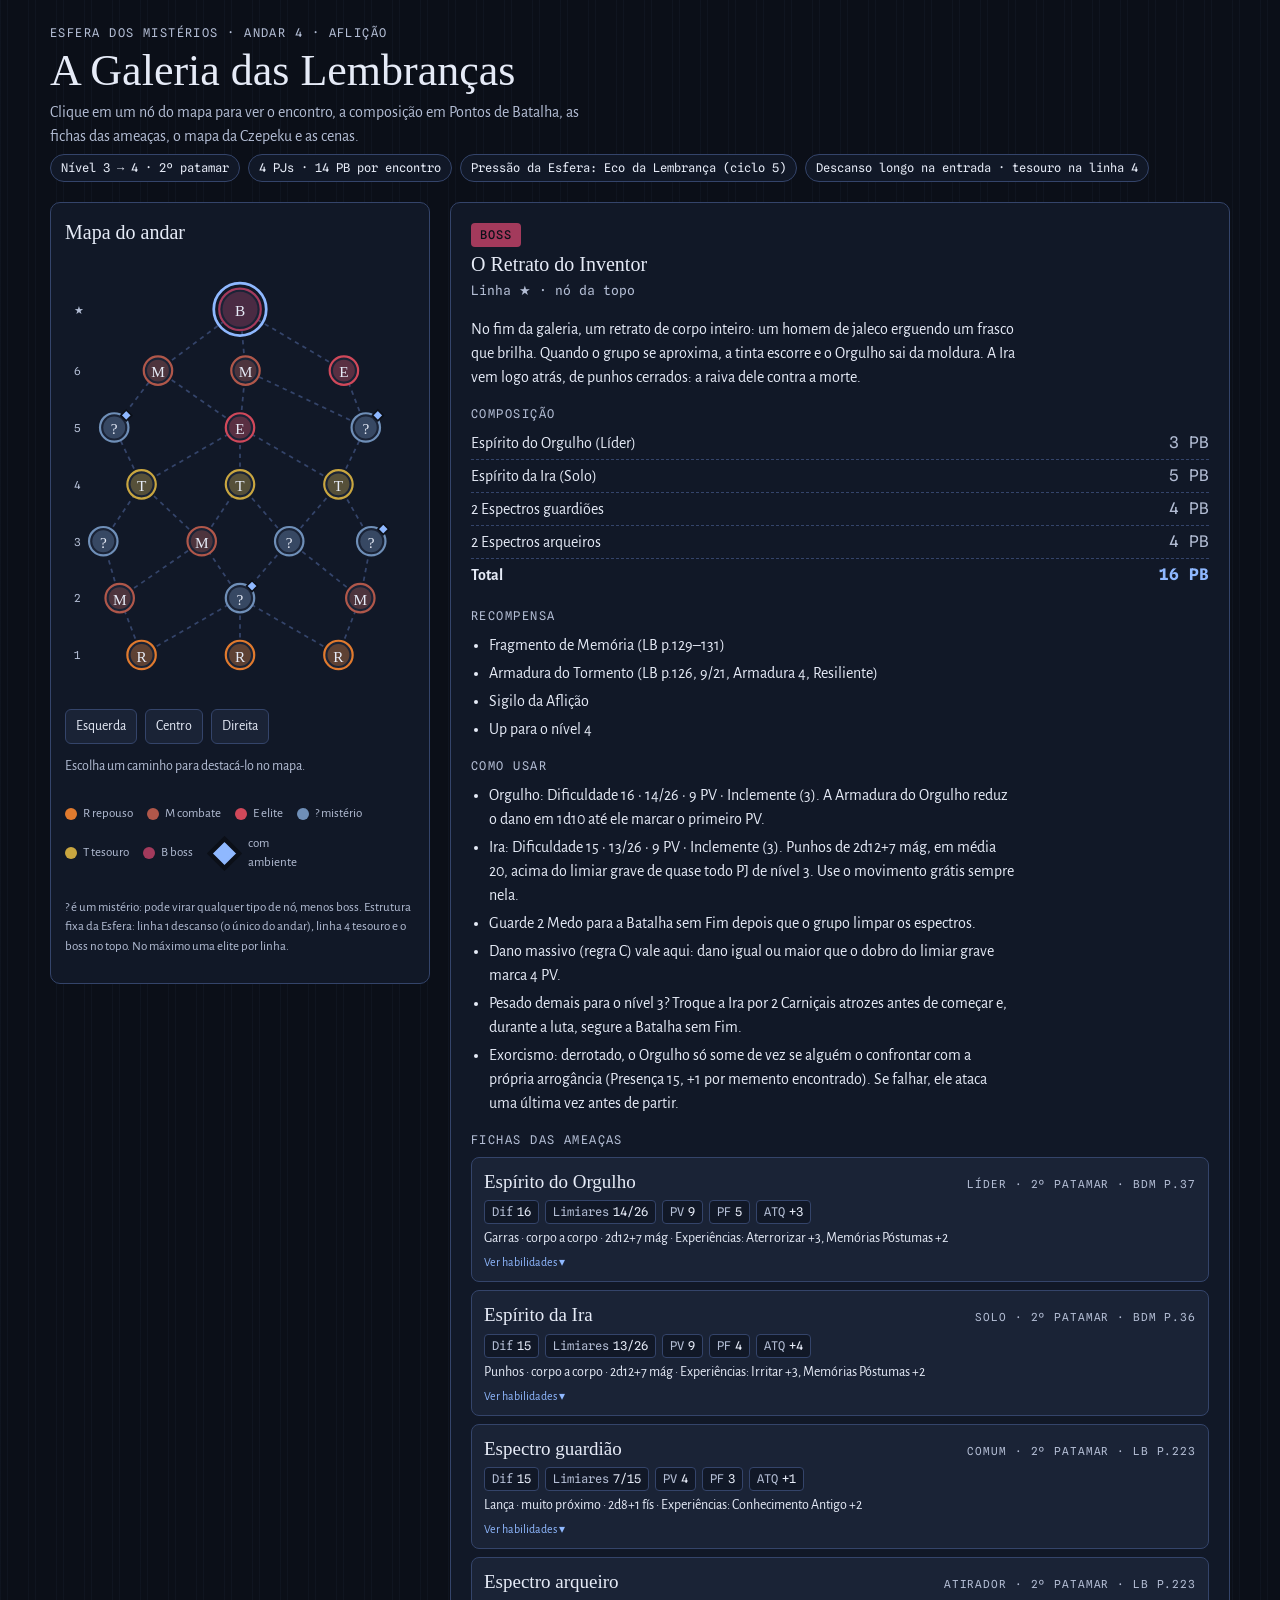
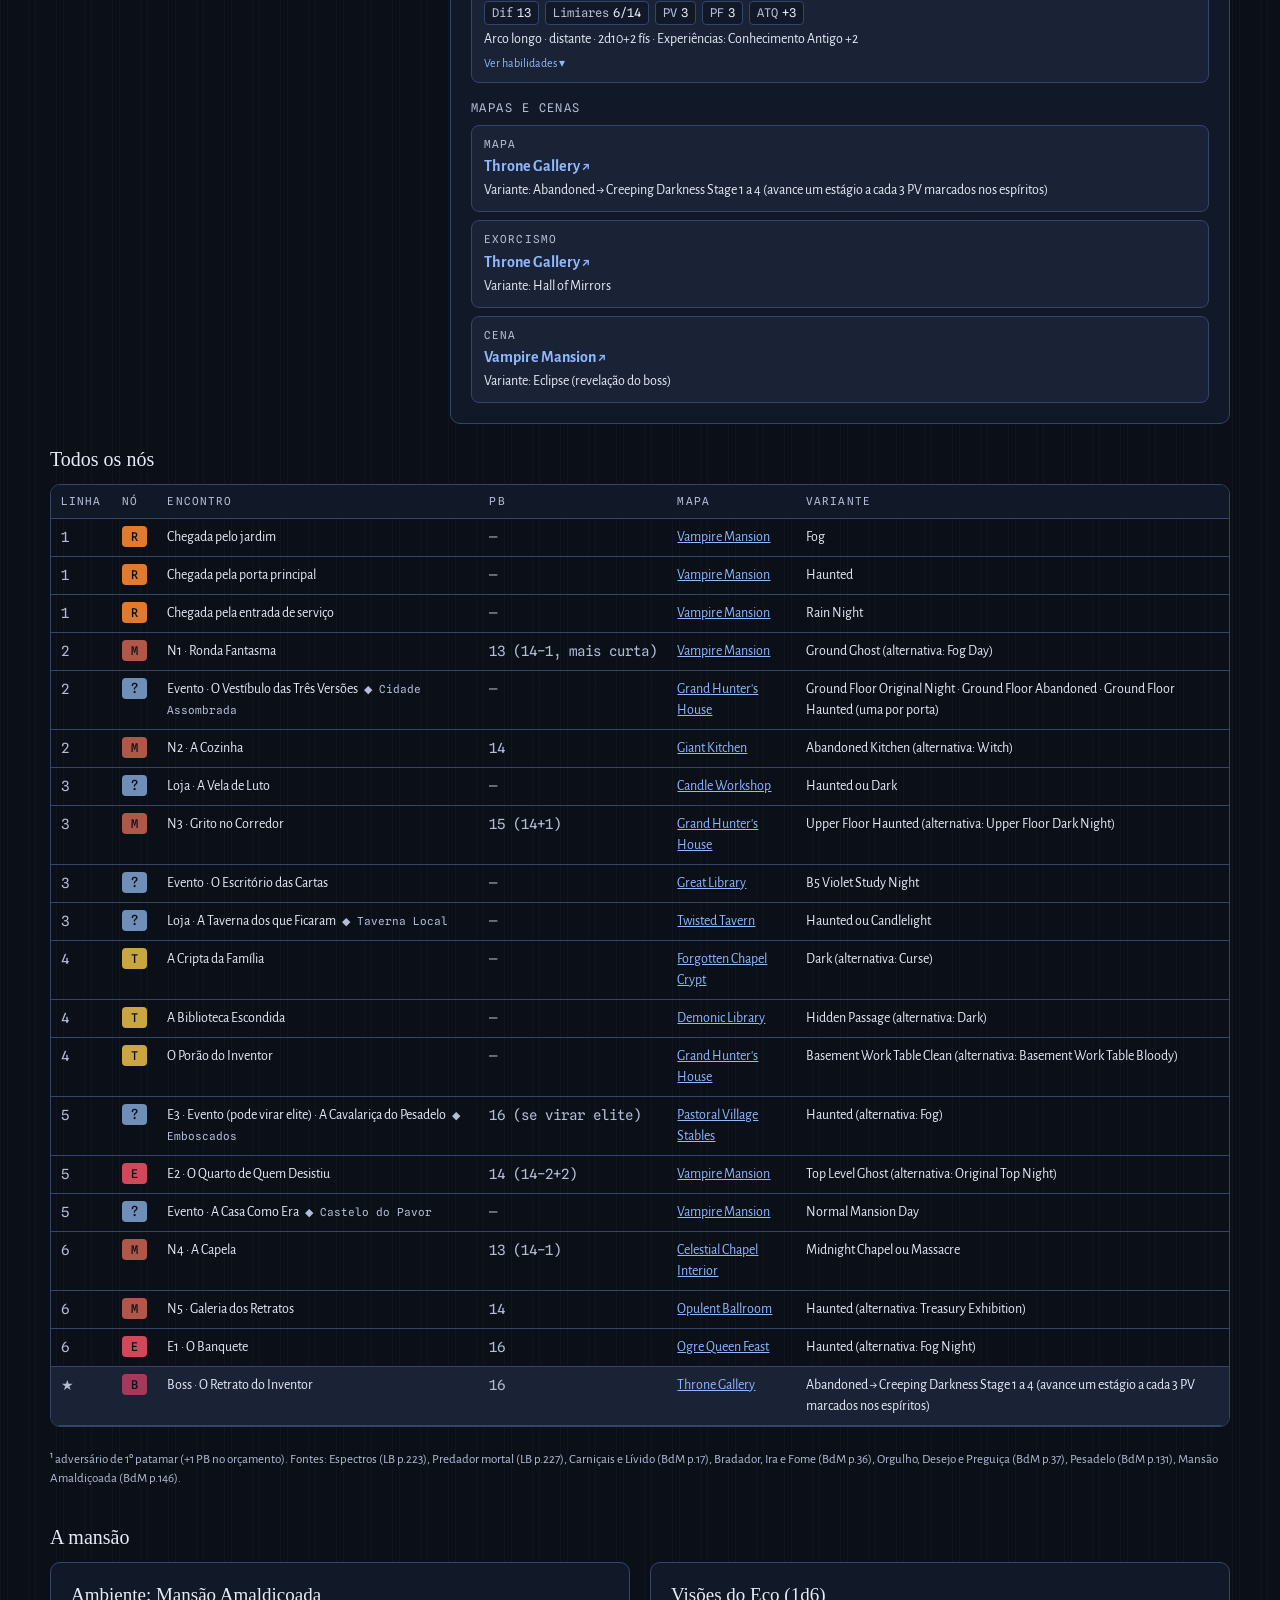
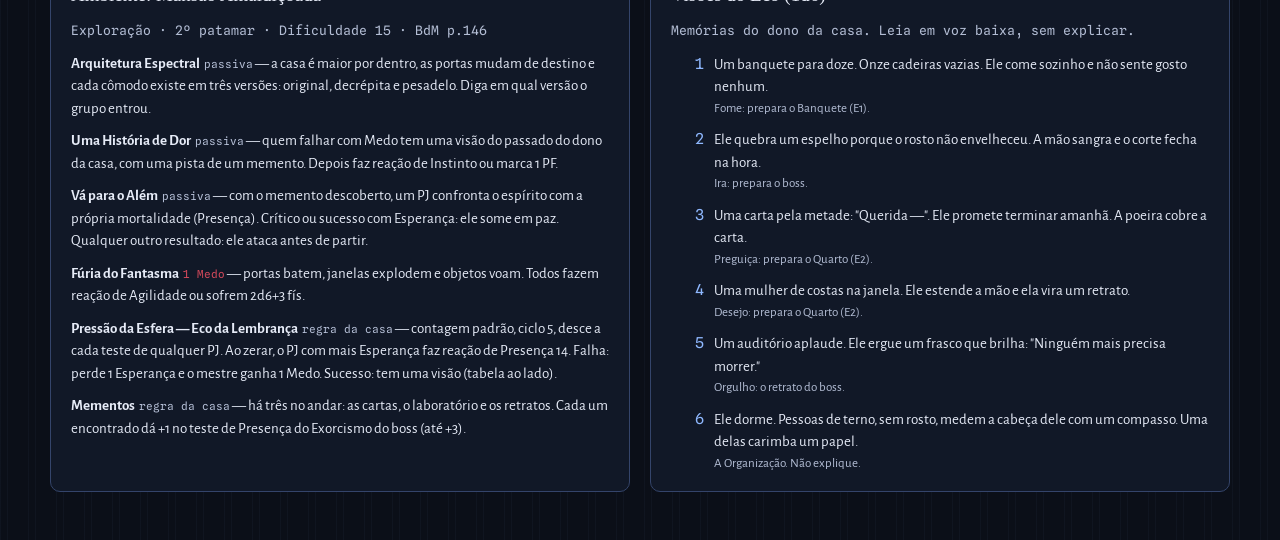
<file: docs/andar-4/index.html>
<!doctype html>
<html lang="pt-BR">
<head>
<meta charset="utf-8">
<meta name="viewport" content="width=device-width, initial-scale=1, viewport-fit=cover">
<meta name="claude:viewport-fit-sides" content="cover">
<meta name="description" content="Mapa clicável do andar 4 da Esfera dos Mistérios (Daggerheart): encontros, fichas das ameaças e mapas da Czepeku.">
<title>A Galeria das Lembranças</title>
<link rel="preconnect" href="https://fonts.googleapis.com">
<link rel="preconnect" href="https://fonts.gstatic.com" crossorigin>
<link rel="stylesheet" href="https://fonts.googleapis.com/css2?family=IM+Fell+English+SC&family=Alegreya+Sans:ital,wght@0,400;0,500;0,700;1,400&family=Spline+Sans+Mono:wght@400;500&display=swap">
<style>
/* Layout: mapa do andar à esquerda (fixo ao rolar), ficha do nó à direita; empilha no celular. Mesmo esqueleto do andar 3, com a paleta azul-espectral da Galeria (tema Sombria, variante "galeria"). */
:root{
  --bg:#0b0f18;
  --panel:#111827;
  --panel-2:#1a2336;
  --line:#34446a;
  --fg:#e6ebf7;
  --muted:#b3bdd4;
  --accent:#8fb8ff;
  --relic:#f5e1a8;
  --combat:#b0574a;
  --elite:#d0485a;
  --event:#6f8fb8;
  --treasure:#c9a640;
  --rest:#e07a2e;
  --boss:#a33a5c;
  --font-display:"IM Fell English SC", "Palatino Linotype", Georgia, serif;
  --font-body:"Alegreya Sans", "Segoe UI", system-ui, sans-serif;
  --font-mono:"Spline Sans Mono", ui-monospace, Consolas, monospace;
  color-scheme:dark;
}
*{box-sizing:border-box}
html,body{margin:0}
[hidden]{display:none!important}
img{max-width:100%}
body{
  background:var(--bg);color:var(--fg);font-family:var(--font-body);font-size:16px;line-height:1.5;
  background-image:repeating-linear-gradient(90deg, rgba(143,184,255,.035) 0 1px, transparent 1px 7px, rgba(143,184,255,.035) 7px 8px, transparent 8px 28px);
  padding-left:max(16px, env(safe-area-inset-left, 0px));
  padding-right:max(16px, env(safe-area-inset-right, 0px));
  padding-block:24px 48px;
}
a{color:var(--accent)}
a:focus-visible,button:focus-visible,.node:focus-visible,tr:focus-visible{outline:2px solid var(--accent);outline-offset:3px}
.wrap{max-width:1180px;margin:0 auto;display:grid;gap:20px}
header{display:grid;gap:6px}
.eyebrow{font-family:var(--font-mono);font-size:12px;letter-spacing:.12em;text-transform:uppercase;color:var(--muted)}
h1{font-family:var(--font-display);font-weight:400;font-size:clamp(30px,5vw,44px);line-height:1.05;margin:0;text-wrap:balance}
.sub{color:var(--muted);margin:0;max-width:70ch}
.chips{display:flex;flex-wrap:wrap;gap:8px}
.chip{font-family:var(--font-mono);font-size:12px;padding:4px 10px;border:1px solid var(--line);border-radius:999px;color:var(--fg);background:var(--panel)}
.layout{display:grid;grid-template-columns:minmax(0,380px) minmax(0,1fr);gap:20px;align-items:start}
@media (max-width:820px){.layout{grid-template-columns:minmax(0,1fr)}}
.mapcard{background:var(--panel);border:1px solid var(--line);border-radius:10px;padding:14px;display:grid;gap:12px;position:sticky;top:max(12px, env(safe-area-inset-top, 0px))}
@media (max-width:820px){.mapcard{position:static}}
.mapcard h2,.detail h2,.all h2{font-family:var(--font-display);font-weight:400;font-size:20px;margin:0}
svg{width:100%;height:auto;display:block}
.edge{stroke:var(--line);stroke-width:1.6;stroke-dasharray:4 4;fill:none;transition:stroke .2s}
.edge.on{stroke:var(--accent);stroke-width:2.4;stroke-dasharray:none}
.rowlabel{fill:var(--muted);font-family:var(--font-mono);font-size:10px}
.node{cursor:pointer}
.node circle.body{stroke-width:2;transition:transform .15s}
.node text{font-family:var(--font-display);font-size:14px;fill:var(--fg);pointer-events:none;text-anchor:middle;dominant-baseline:central}
.node:hover circle.body{stroke:var(--fg)}
.node .ring{fill:none;stroke:var(--accent);stroke-width:2.5;opacity:0}
.node.sel .ring{opacity:1}
.node.dim{opacity:.35}
.paths{display:flex;flex-wrap:wrap;gap:8px}
.paths button{font:inherit;font-size:14px;background:var(--panel-2);color:var(--fg);border:1px solid var(--line);border-radius:6px;padding:6px 10px;cursor:pointer}
.paths button[aria-pressed="true"]{border-color:var(--accent);color:var(--accent)}
.pathnote{font-size:14px;color:var(--muted);margin:0;min-height:2.6em}
.legend{display:flex;flex-wrap:wrap;gap:10px 14px;font-size:13px;color:var(--muted)}
.legend span{display:inline-flex;align-items:center;gap:6px}
.dot{width:12px;height:12px;border-radius:50%;display:inline-block}
.detail{background:var(--panel);border:1px solid var(--line);border-radius:10px;padding:20px;display:grid;gap:16px;min-width:0}
.dhead{display:grid;gap:6px}
.badge{justify-self:start;font-family:var(--font-mono);font-size:12px;letter-spacing:.08em;text-transform:uppercase;padding:3px 9px;border-radius:4px;color:var(--bg);font-weight:500}
.dtitle{font-family:var(--font-display);font-size:30px;line-height:1.1;margin:0;text-wrap:balance}
.meta{font-family:var(--font-mono);font-size:13px;color:var(--muted)}
.block{display:grid;gap:8px}
.block h3{margin:0;font-size:12px;font-family:var(--font-mono);letter-spacing:.12em;text-transform:uppercase;color:var(--muted);font-weight:400}
.comp{list-style:none;margin:0;padding:0;display:grid;gap:4px}
.comp li{display:flex;justify-content:space-between;gap:12px;border-bottom:1px dashed var(--line);padding-bottom:4px}
.comp li span:last-child{font-family:var(--font-mono);font-variant-numeric:tabular-nums;color:var(--muted);white-space:nowrap}
.comp li.total{border-bottom:none;font-weight:700}
.comp li.total span:last-child{color:var(--accent)}
.prose{margin:0;max-width:68ch}
.notes{margin:0;padding-left:1.1em;display:grid;gap:4px;max-width:68ch}
.envbox{border-left:3px solid var(--event);padding:8px 12px;background:var(--panel-2);border-radius:0 8px 8px 0;display:grid;gap:8px}
.envbox h3{color:var(--accent)}
.envhead{display:grid;gap:2px}
.envhead b{font-family:var(--font-display);font-weight:400;font-size:19px}
.envbox .abil{padding:0}
.envmark{fill:var(--accent);stroke:var(--bg);stroke-width:1.5;pointer-events:none}
.memento{border-left:3px solid var(--relic);padding:8px 12px;background:var(--panel-2);border-radius:0 8px 8px 0;display:grid;gap:8px}
.memento h3{color:var(--relic)}
.maps{display:grid;gap:8px}
.mapref{display:grid;gap:2px;background:var(--panel-2);border:1px solid var(--line);border-radius:8px;padding:10px 12px}
.mapref .k{font-family:var(--font-mono);font-size:11px;letter-spacing:.1em;text-transform:uppercase;color:var(--muted)}
.mapref a{font-weight:700;text-decoration:none}
.mapref a:hover{text-decoration:underline}
.mapref .v{font-size:14px;color:var(--fg)}
.foot{font-size:13px;color:var(--muted)}
.all{display:grid;gap:10px}
.tablewrap{overflow-x:auto;border:1px solid var(--line);border-radius:10px}
table{border-collapse:collapse;width:100%;min-width:640px;font-size:14px}
th,td{text-align:left;padding:8px 10px;border-bottom:1px solid var(--line);vertical-align:top}
th{font-family:var(--font-mono);font-size:11px;letter-spacing:.1em;text-transform:uppercase;color:var(--muted);font-weight:400;background:var(--panel)}
#rows tr{cursor:pointer}
#rows tr:hover,#rows tr.sel{background:var(--panel-2)}
td.mono{font-family:var(--font-mono);font-variant-numeric:tabular-nums;color:var(--muted);white-space:nowrap}
.threats{display:grid;gap:8px}
.threat{background:var(--panel-2);border:1px solid var(--line);border-radius:8px}
.threat summary{cursor:pointer;padding:10px 12px;display:grid;gap:4px;list-style:none}
.threat summary::-webkit-details-marker{display:none}
.threat summary .tn{display:flex;justify-content:space-between;gap:10px;align-items:baseline;flex-wrap:wrap}
.threat summary .tn b{font-family:var(--font-display);font-weight:400;font-size:19px}
.threat summary .tn i{font-style:normal;font-family:var(--font-mono);font-size:11px;letter-spacing:.08em;text-transform:uppercase;color:var(--muted)}
.statline{display:flex;flex-wrap:wrap;gap:6px}
.stat{font-family:var(--font-mono);font-size:12px;font-variant-numeric:tabular-nums;border:1px solid var(--line);border-radius:4px;padding:2px 7px;background:var(--panel)}
.stat em{font-style:normal;color:var(--muted);margin-right:4px}
.atk{font-size:14px;color:var(--fg)}
.threat summary .more{font-size:12px;color:var(--accent)}
.threat[open] summary .more{display:none}
.abil{list-style:none;margin:0;padding:0 12px 12px;display:grid;gap:8px}
.abil li{font-size:15px;max-width:68ch}
.abil b{color:var(--fg)}
.tag{font-family:var(--font-mono);font-size:11px;color:var(--muted);margin-left:4px}
.tag.fear{color:var(--elite)}
.tag.free{color:var(--treasure)}
.envgrid{display:grid;grid-template-columns:repeat(auto-fit,minmax(min(100%,340px),1fr));gap:20px}
.envcard{background:var(--panel);border:1px solid var(--line);border-radius:10px;padding:18px 20px;display:grid;gap:12px;align-content:start;min-width:0}
.envcard h3{font-family:var(--font-display);font-weight:400;font-size:19px;margin:0}
.envlist{list-style:none;margin:0;padding:0;display:grid;gap:10px}
.envlist li{font-size:15px;max-width:68ch}
.visions{list-style:none;margin:0;padding:0;display:grid;gap:10px}
.visions li{display:grid;grid-template-columns:2.2em minmax(0,1fr);gap:10px;align-items:baseline;font-size:15px}
.visions .die{font-family:var(--font-mono);font-variant-numeric:tabular-nums;color:var(--accent);text-align:right}
.visions small{display:block;color:var(--muted);font-size:13px}
@media (prefers-reduced-motion:reduce){*{transition:none!important}}
</style>
</head>
<body>

<div class="wrap">
  <header>
    <div class="eyebrow">Esfera dos Mistérios · Andar 4 · Aflição</div>
    <h1>A Galeria das Lembranças</h1>
    <p class="sub">Clique em um nó do mapa para ver o encontro, a composição em Pontos de Batalha, as fichas das ameaças, o mapa da Czepeku e as cenas.</p>
    <div class="chips">
      <span class="chip">Nível 3 → 4 · 2º patamar</span>
      <span class="chip">4 PJs · 14 PB por encontro</span>
      <span class="chip">Pressão da Esfera: Eco da Lembrança (ciclo 5)</span>
      <span class="chip">Descanso longo na entrada · tesouro na linha 4</span>
    </div>
  </header>

  <div class="layout">
    <section class="mapcard" aria-label="Mapa do andar">
      <h2>Mapa do andar</h2>
      <svg id="map" viewBox="0 0 320 400" role="group" aria-label="Nós do mapa do andar 4"></svg>
      <div class="paths" role="group" aria-label="Destacar caminho">
        <button type="button" id="p-esq" data-path="esq" aria-pressed="false">Esquerda</button>
        <button type="button" id="p-centro" data-path="centro" aria-pressed="false">Centro</button>
        <button type="button" id="p-dir" data-path="dir" aria-pressed="false">Direita</button>
      </div>
      <p class="pathnote" id="pathnote">Escolha um caminho para destacá-lo no mapa.</p>
      <div class="legend">
        <span><i class="dot" style="background:var(--rest)"></i>R repouso</span>
        <span><i class="dot" style="background:var(--combat)"></i>M combate</span>
        <span><i class="dot" style="background:var(--elite)"></i>E elite</span>
        <span><i class="dot" style="background:var(--event)"></i>? mistério</span>
        <span><i class="dot" style="background:var(--treasure)"></i>T tesouro</span>
        <span><i class="dot" style="background:var(--boss)"></i>B boss</span>
        <span><svg width="12" height="12" viewBox="0 0 12 12" aria-hidden="true"><path d="M6 1 L11 6 L6 11 L1 6 Z" class="envmark"/></svg>com ambiente</span>
      </div>
      <p class="foot">? é um mistério: pode virar qualquer tipo de nó, menos boss. Estrutura fixa da Esfera: linha 1 descanso (o único do andar), linha 4 tesouro e o boss no topo. No máximo uma elite por linha.</p>
    </section>

    <section class="detail" id="detail" aria-live="polite"></section>
  </div>

  <section class="all">
    <h2>Todos os nós</h2>
    <div class="tablewrap">
      <table>
        <thead><tr><th>Linha</th><th>Nó</th><th>Encontro</th><th>PB</th><th>Mapa</th><th>Variante</th></tr></thead>
        <tbody id="rows"></tbody>
      </table>
    </div>
    <p class="foot">¹ adversário de 1º patamar (+1 PB no orçamento). Fontes: Espectros (LB p.223), Predador mortal (LB p.227), Carniçais e Lívido (BdM p.17), Bradador, Ira e Fome (BdM p.36), Orgulho, Desejo e Preguiça (BdM p.37), Pesadelo (BdM p.131), Mansão Amaldiçoada (BdM p.146).</p>
  </section>

  <section class="all" aria-label="Ambiente e Pressão da Esfera">
    <h2>A mansão</h2>
    <div class="envgrid">
      <div class="envcard">
        <h3>Ambiente: Mansão Amaldiçoada</h3>
        <div class="meta">Exploração · 2º patamar · Dificuldade 15 · BdM p.146</div>
        <ul class="envlist">
          <li><b>Arquitetura Espectral</b><span class="tag">passiva</span> — a casa é maior por dentro, as portas mudam de destino e cada cômodo existe em três versões: original, decrépita e pesadelo. Diga em qual versão o grupo entrou.</li>
          <li><b>Uma História de Dor</b><span class="tag">passiva</span> — quem falhar com Medo tem uma visão do passado do dono da casa, com uma pista de um memento. Depois faz reação de Instinto ou marca 1 PF.</li>
          <li><b>Vá para o Além</b><span class="tag">passiva</span> — com o memento descoberto, um PJ confronta o espírito com a própria mortalidade (Presença). Crítico ou sucesso com Esperança: ele some em paz. Qualquer outro resultado: ele ataca antes de partir.</li>
          <li><b>Fúria do Fantasma</b><span class="tag fear">1 Medo</span> — portas batem, janelas explodem e objetos voam. Todos fazem reação de Agilidade ou sofrem 2d6+3 fís.</li>
          <li><b>Pressão da Esfera — Eco da Lembrança</b><span class="tag">regra da casa</span> — contagem padrão, ciclo 5, desce a cada teste de qualquer PJ. Ao zerar, o PJ com mais Esperança faz reação de Presença 14. Falha: perde 1 Esperança e o mestre ganha 1 Medo. Sucesso: tem uma visão (tabela ao lado).</li>
          <li><b>Mementos</b><span class="tag">regra da casa</span> — há três no andar: as cartas, o laboratório e os retratos. Cada um encontrado dá +1 no teste de Presença do Exorcismo do boss (até +3).</li>
        </ul>
      </div>
      <div class="envcard">
        <h3>Visões do Eco (1d6)</h3>
        <div class="meta">Memórias do dono da casa. Leia em voz baixa, sem explicar.</div>
        <ol class="visions" id="visions"></ol>
      </div>
    </div>
  </section>
</div>

<script>
const CZ = "https://www.czepeku.com/fantasy/";
const TYPES = {
  R:{name:"Repouso", color:"var(--rest)"},
  M:{name:"Combate", color:"var(--combat)"},
  E:{name:"Elite", color:"var(--elite)"},
  Q:{name:"Evento", color:"var(--event)", letter:"?"},
  T:{name:"Tesouro", color:"var(--treasure)"},
  B:{name:"Boss", color:"var(--boss)"}
};
const Y = {1:362, 2:310, 3:258, 4:206, 5:154, 6:102, 7:46};
const entryBody = "Atrás da Caixa de Batalha, uma escada sobe para o saguão de uma mansão. Os retratos acompanham o grupo com os olhos. Cada cômodo daqui existe em três versões: original, decrépita e pesadelo.";
const entryNotes = [
  "Descanso longo de entrada: o mestre recebe 1d4 + nº de PJs Medo. É o único nó de descanso do andar; daqui em diante, só descansos curtos entre as cenas.",
  "Ative a Pressão da Esfera — Eco da Lembrança: contagem padrão, ciclo 5. Ao zerar, o PJ com mais Esperança faz reação de Presença 14. Falha: perde 1 Esperança e o mestre ganha 1 Medo. Sucesso: uma visão da tabela no fim da página.",
  "Espíritos e espectros têm Fantasma (resistentes a dano físico). Se o grupo tem pouco dano mágico, a Adaga devoradora está na loja da esquerda e o Martelo de Ecsota na cripta."
];
const N = [
  {id:"r1",type:"R",row:1,x:70,pos:"esquerda",title:"Chegada pelo jardim",body:entryBody,notes:entryNotes,
    maps:[{k:"Cena",name:"Vampire Mansion",url:CZ+"scenes/vampire-mansion",v:"Fog"}]},
  {id:"r2",type:"R",row:1,x:160,pos:"centro",title:"Chegada pela porta principal",body:entryBody,notes:entryNotes,
    maps:[{k:"Cena",name:"Vampire Mansion",url:CZ+"scenes/vampire-mansion",v:"Haunted"}]},
  {id:"r3",type:"R",row:1,x:250,pos:"direita",title:"Chegada pela entrada de serviço",body:entryBody,notes:entryNotes,
    maps:[{k:"Cena",name:"Vampire Mansion",url:CZ+"scenes/vampire-mansion",v:"Rain Night"}]},

  {id:"m2a",type:"M",row:2,x:50,pos:"esquerda",code:"N1",title:"Ronda Fantasma",
    comp:[["Espectro capitão",3],["3 Espectros guardiões",6],["2 Espectros arqueiros",4]],total:"13 (14−1, mais curta)",
    body:"A guarda da casa ainda faz a ronda do pátio, séculos depois do último dono a contratar.",
    notes:["Primeira lição do andar: derrubar o capitão primeiro. A Batalha sem Fim dele (2 Medo) traz de volta até 1d4+1 espectros.","O dano principal dos guardiões (Lâmina Tumular) e dos arqueiros (Escolher Alvo) custa Medo. Com pouco Medo, use o ataque padrão e guarde o Medo para o capitão.","Luta mais curta para abrir o andar."],
    maps:[{k:"Mapa",name:"Vampire Mansion",url:CZ+"maps/vampire-mansion",v:"Ground Ghost (alternativa: Fog Day)"}]},
  {id:"q2",type:"Q",reveal:"Evento",row:2,x:160,pos:"centro (hub)",title:"O Vestíbulo das Três Versões",
    body:"Três portas iguais levam à mesma sala. O grupo escolhe uma, e a sala aparece na versão daquela porta. As três entradas chegam aqui.",
    env:{name:"Cidade Assombrada",type:"Exploração",tier:"2º patamar",dif:"14",src:"LB p.246",
      adapt:"Sem mudança de patamar. Aqui a \"cidade\" é a ala de entrada da casa, e as calamidades são as do dono dela.",
      impulses:"desorientar e confundir, replicar calamidades públicas e pessoais",
      ab:[["Conhecimento Oculto","passiva","Quem investigar a casa faz Instinto ou Conhecimento. Crítico: informação valiosa e um item útil. Sucesso com Esperança: informação valiosa. Com Medo: informação vaga. Falha: marque 1 PF para achar uma pista depois de muito procurar."],
        ["Forma Fantasmagórica","passiva","Adversários que surgem aqui são fantasmagóricos: resistentes a dano físico e, com 1 PF, atravessam objetos sólidos até um ponto próximo."],
        ["Antiga Calamidade","medo","O eco da última festa da casa se repete: os convidados envelhecem e caem em volta de um homem que continua brindando. Contagem de progresso (5) para atravessar o salão enquanto móveis apodrecem e o teto cede."],
        ["Sem Saída","ação","Os fantasmas encenam uma cena do passado (um velório, o aniversário de cem anos do dono) que fecha a porta escolhida e obriga o grupo a tentar outra."]]},
    notes:["Original: a casa lembra de ser lar. Um PJ recupera 1 Esperança. No retrato da lareira, o rosto do dono foi raspado da tela.","Decrépita: na poeira, pegadas recentes de quatro pessoas. Outra equipe passou por aqui. Com Instinto 13, o grupo acha um crachá sem nome, igual ao do supervisor do Cofre.","Pesadelo: as paredes são feitas de nomes riscados. A contagem do Eco desce 2, e quem entrar tem uma visão da tabela sem fazer teste.","Sem combate. Mostra para a mesa como funciona a Arquitetura Espectral."],
    maps:[{k:"Mapa",name:"Grand Hunter's House",url:CZ+"maps/grand-hunters-house",v:"Ground Floor Original Night · Ground Floor Abandoned · Ground Floor Haunted (uma por porta)"}]},
  {id:"m2b",type:"M",row:2,x:270,pos:"direita",code:"N2",title:"A Cozinha",
    comp:[["2 Hordas de carniçais",4],["3 Carniçais atrozes",6],["2 Espectros arqueiros",4]],total:"14",
    body:"Panelas ainda no fogo, uma sopa que nunca acaba e carniçais roendo os ossos de um banquete que ninguém comeu.",
    notes:["Carniçais são de carne: dano físico funciona normalmente neles. Os arqueiros espectrais atiram de trás das bancadas.","Eles São Muitos: com outro carniçal por perto, todo ataque contra o alvo tem vantagem. A Secreção Paralisante pune quem acerta (Força ou 2 PF e Imobilizado).","O Berro Faminto das Hordas (1 PF) tira Esperança sem gastar Medo."],
    maps:[{k:"Mapa",name:"Giant Kitchen",url:CZ+"maps/giant-kitchen",v:"Abandoned Kitchen (alternativa: Witch)"},{k:"Cena",name:"Giant Kitchen",url:CZ+"scenes/giant-kitchen",v:"Horror"}]},

  {id:"q3a",type:"Q",reveal:"Loja",row:3,x:35,pos:"esquerda",title:"A Vela de Luto",
    body:"O mistério se revela uma loja de velas. O mesmo mercador que sumia pelas paredes do Cofre está aqui, agora de preto, vendendo velas que queimam sem acabar. É a loja do lado esquerdo.",
    notes:["Vende os consumíveis do andar: Folhas de Varik e Poção de Vida (LB p.132).","Itens permanentes à venda (um por visita): Adaga devoradora (LB p.117, mágica, Aversão) ou Medalhão da Esperança (LB p.129–131).","Tudo aqui pertenceu a alguém. Ao comprar, role 1d6: no 1, o item vem assombrado e a contagem do Eco desce 1."],
    maps:[{k:"Mapa",name:"Candle Workshop",url:CZ+"maps/candle-workshop",v:"Haunted ou Dark"}]},
  {id:"m3",type:"M",row:3,x:125,pos:"centro-esquerda",code:"N3",title:"Grito no Corredor",
    comp:[["Bradador¹",5],["2 Espectros guardiões",4],["Espectro arqueiro",2],["2 Carniçais atrozes",4]],total:"15 (14+1)",
    body:"Um corredor de quartos fechados. Lá no fundo, alguém que não é da casa grita sem parar: um espírito expulso, preso entre os andares.",
    notes:["Abra a luta com o Brado Aterrorizante do Bradador (1 Medo): todos os vivos próximos fazem reação de Força ou Presença.","Inclemente (2): com Medo sobrando, ele age duas vezes por turno.","Corredor estreito: os carniçais seguram a passagem e os espectros atravessam as paredes (Fantasma, 1 PF)."],
    maps:[{k:"Mapa",name:"Grand Hunter's House",url:CZ+"maps/grand-hunters-house",v:"Upper Floor Haunted (alternativa: Upper Floor Dark Night)"}]},
  {id:"q3c",type:"Q",reveal:"Evento",row:3,x:205,pos:"centro-direita",title:"O Escritório das Cartas",
    body:"O escritório do dono da casa. Na escrivaninha, dezenas de cartas lacradas, todas para pessoas mortas há séculos. Nenhuma foi enviada.",
    clue:{h1:"O memento: as cartas",
      intro:"Esta é a Aflição do andar: a culpa de quem sobreviveu a todo mundo. As cartas são o primeiro dos três mementos.",
      h2:"O que está na escrivaninha",
      items:[
        "As cartas são assinadas só com um D. Quase todas pedem desculpas: \"eu podia ter dado a fórmula a você também\".",
        "Uma delas foi aberta e respondida em papel timbrado da Organização: \"Agradecemos a doação dos seus arquivos. O Departamento cuidará deles.\"",
        "Presa à última carta, uma ficha igual às do Arquivo dos Experimentos: \"Temperamento designado: Aflição\". No campo Equipe, a mesma data da ficha em branco do Cofre. Resultado: \"em andamento\".",
        "Um esboço a carvão do homem que aparece em todos os retratos da casa, com a legenda \"o Inventor\"."
      ],
      gm:"Só o mestre sabe: o dono da casa é o Demiurgo, e os espíritos do andar são memórias que a culpa dele prende aqui. O grupo pode suspeitar que o D. é o inventor da Imortalidade (a Oficina do Inventor, no andar 3, já apontava para isso). Não confirme: o Arco 2 revela."},
    loot:["Corrente dos Princípios (LB p.129–131), enrolada no tinteiro"],
    notes:["Sem combate. Quem ler as cartas em voz alta conta como tendo encontrado o memento (+1 no Exorcismo).","A carta inacabada \"Querida —\" do Quarto (E2) tem o mesmo nome destas cartas: quem leu sabe como terminá-la."],
    maps:[{k:"Mapa",name:"Great Library",url:CZ+"maps/great-library",v:"B5 Violet Study Night"}]},
  {id:"q3d",type:"Q",reveal:"Loja",row:3,x:280,pos:"direita",title:"A Taverna dos que Ficaram",
    body:"O mistério se revela uma taverna torta no porão da ala de serviço. O taverneiro é um fantasma educado, e os fregueses de costas nunca se viram. É a loja do lado direito.",
    env:{name:"Taverna Local",type:"Social",tier:"2º patamar (adaptada do 1º)",dif:"13",src:"LB p.245",
      adapt:"Adaptada pela Forja de Antagonistas: Dificuldade 10 → 13 e dano da briga 1d6+2 → 2d6+4.",
      impulses:"dar oportunidades aos aventureiros, juntar a comunidade",
      ab:[["Cantar pela Refeição","passiva","Um PJ se apresenta para os fregueses com Presença. Sucesso: 1d4 punhados de ouro em moedas antigas (2d4 no crítico). Falha: marca 1 PF."],
        ["Quais os Boatos da Casa?","passiva","Presença para conversar com o taverneiro ou os fregueses. Sucesso: dois boatos à escolha do jogador (três no crítico). Falha: um boato e 1 PF. Boatos: outra equipe de quatro passou por aqui há pouco · o dono não desce para jantar desde que o último filho morreu · ninguém consegue selar o cavalo negro da cavalariça · o retrato do fim da galeria pisca."],
        ["Briga de Bar!","medo","Os fantasmas brigam atravessando mesas. Quem tentar se mover durante a briga faz Agilidade ou Presença ou sofre 2d6+4 fís. Um PJ pode começar a briga provocando os fregueses."],
        ["Figura Misteriosa","ação","Numa mesa escura, um homem vivo de terno e crachá sem nome bebe sozinho. Não lembra como entrou e jura que \"o turno já devia ter acabado\"."],
        ["Gente Nova no Pedaço","ação","O fantasma de uma criada pede ao grupo que leve uma carta ao quarto do patrão. É o fim da carta \"Querida —\" do Quarto (E2)."]]},
    notes:["Vende os consumíveis do andar: Poção de Vida e Folhas de Varik.","Itens permanentes à venda (um por visita): Cetro de Elias (LB p.117, mágico, Revigorante) ou Espírito Sussurrante (LB p.129–131).","O taverneiro aceita pagamento em lembranças: o PJ conta uma lembrança verdadeira em vez de pagar, marca 1 PF e o mestre ganha 1 Medo."],
    maps:[{k:"Mapa",name:"Twisted Tavern",url:CZ+"maps/twisted-tavern",v:"Haunted ou Candlelight"}]},

  {id:"t4a",type:"T",row:4,x:70,pos:"esquerda",title:"A Cripta da Família",
    body:"Gavetas de mármore com o mesmo sobrenome e datas de séculos diferentes. Uma gaveta está vazia, com nome e sem data.",
    loot:["Martelo de Ecsota (LB p.117, mágico, Impactante)","Espírito Sussurrante (LB p.129–131)"],
    notes:["Uma História de Dor: quem falhar com Medo aqui vê um enterro em que só um homem não chora, e faz reação de Instinto ou marca 1 PF."],
    maps:[{k:"Mapa",name:"Forgotten Chapel Crypt",url:CZ+"maps/forgotten-chapel-crypt",v:"Dark (alternativa: Curse)"}]},
  {id:"t4b",type:"T",row:4,x:160,pos:"centro",title:"A Biblioteca Escondida",
    body:"Uma estante gira e revela uma biblioteca que não aparece em nenhuma das três versões da casa. Os livros são diários, um por década, todos com a mesma letra.",
    loot:["Espada larga de Urok (LB p.116, Mortal)","Medalhão da Esperança (LB p.129–131)"],
    notes:["Uma História de Dor: quem falhar com Medo lendo os diários vê o dono da casa riscando o próprio nome de uma lista de convidados.","Os diários param de repente, na data em que chega a primeira carta da Organização."],
    maps:[{k:"Mapa",name:"Demonic Library",url:CZ+"maps/demonic-library",v:"Hidden Passage (alternativa: Dark)"}]},
  {id:"e5",type:"E",row:5,x:160,pos:"centro",code:"E2",title:"O Quarto de Quem Desistiu",
    comp:[["Espírito da Preguiça",5],["Espírito do Desejo",5],["2 Espectros arqueiros",4]],total:"14 (14−2+2)",
    body:"O quarto do casal. Um lado da cama está arrumado há séculos. No outro, deitado, o espírito de alguém que desistiu de levantar. Na escrivaninha, uma carta começada: \"Querida —\".",
    notes:["A elite anti-Esperança: o Desejo tira 1 Esperança a cada acerto e, contra quem estiver sem Esperança, causa dano direto.","A Preguiça não tem Inclemente e precisa de dois focos para agir (marcador na ficha). A Aura de Letargia cobra 1 PF de quem age perto dela.","Aura Sedutora (2 Medo): quando alguém perto do Desejo gasta Esperança, o espírito pode escolher a próxima ação dele.","Exorcizar a Preguiça: terminar a carta \"Querida —\". Quem passou pelo Escritório das Cartas sabe o nome."],
    maps:[{k:"Mapa",name:"Vampire Mansion",url:CZ+"maps/vampire-mansion",v:"Top Level Ghost (alternativa: Original Top Night)"}]},
  {id:"t4c",type:"T",row:4,x:250,pos:"direita",title:"O Porão do Inventor",
    body:"Uma bancada de trabalho limpa demais para uma casa abandonada. Frascos vazios em fila, cada um com um nome e uma data.",
    clue:{h1:"O memento: o laboratório",
      intro:"O segundo memento. Aqui o dono da casa fez a primeira dose da Imortalidade.",
      h2:"O que está na bancada",
      items:[
        "Um caderno de testes: \"Teste 1: o rato não morreu. Teste 2: o rato não morreu. Teste 3: eu.\"",
        "Os nomes nos frascos são os mesmos das cartas do Escritório. As datas são do ano em que cada um morreu.",
        "Num canto, uma caixa de madeira com seis encaixes vazios, do tamanho de uma runa."
      ],
      gm:"Os seis encaixes antecipam os sigilos do Arco 1 (Morte, Teia, Folia, Aflição, Pavor e Malícia). Deixe o grupo ligar isso sozinho."},
    loot:["Cota de Malha Elundriana (LB p.126, Égide: ótima contra o dano mágico dos espíritos)","Pena de Fênix (LB p.129–131)"],
    notes:["Encontrar o caderno conta como memento (+1 no Exorcismo)."],
    maps:[{k:"Mapa",name:"Grand Hunter's House",url:CZ+"maps/grand-hunters-house",v:"Basement Work Table Clean (alternativa: Basement Work Table Bloody)"}]},

  {id:"q5a",type:"Q",reveal:"Evento (pode virar elite)",row:5,x:45,pos:"esquerda",code:"E3",title:"A Cavalariça do Pesadelo",
    comp:[["Pesadelo",5],["Predador mortal",3],["2 Espectros guardiões",4],["2 Carniçais atrozes",4]],total:"16 (se virar elite)",
    body:"Um cavalo negro de crina de fumaça dorme na última baia. Na baia ao lado, um caçador morto-vivo de casaco de couro afia as garras, com o emblema do casaco arrancado.",
    env:{name:"Emboscados",type:"Evento",tier:"qualquer patamar",dif:"16 (a do Predador)",src:"LB p.243",
      adapt:"Use só se o grupo for descoberto: é o Predador quem arma a emboscada.",
      impulses:"dividir, cercar, subjugar",
      ab:[["Força Relativa","passiva","A Dificuldade do ambiente é a do adversário com a Dificuldade mais alta: 16, a do Predador mortal."],
        ["Surpresa!","ação","Os emboscadores se revelam. Receba 2 Medo e ponha um deles em foco na hora (o Predador, de preferência com Marcado para Morrer)."]]},
    notes:["Passar em silêncio: teste em grupo de Agilidade 14. Se falhar, ou se alguém tentar montar o Pesadelo, o mistério vira a elite reserva (E3) e abre com Surpresa!.","O Predador põe aliados em foco pagando PF (Morte Inevitável) e drena Esperança com Aterrorizante.","Domar o Pesadelo (regra da casa): com o Predador derrotado e o Pesadelo com metade dos PV marcados, um PJ faz Instinto ou Presença 15. Sucesso: ele para de lutar e vira montaria (BdM p.131).","O caçador pode ser de uma expedição anterior, como os Experimentos do Cofre."],
    maps:[{k:"Mapa",name:"Pastoral Village Stables",url:CZ+"maps/pastoral-village-stables",v:"Haunted (alternativa: Fog)"},{k:"Cena",name:"Pastoral Village Stables",url:CZ+"scenes/pastoral-village-stables",v:"Haunted"}]},
  {id:"q5b",type:"Q",reveal:"Evento",row:5,x:275,pos:"direita",title:"A Casa Como Era",
    body:"O mistério se revela a sala de jantar na versão original: limpa, aquecida, com cheiro de pão. A porta se fecha atrás do grupo. Na cabeceira, o dono da casa em seus melhores dias convida todos a sentar. Os criados servem sem fazer barulho.",
    env:{name:"Castelo do Pavor",type:"Social",tier:"2º patamar (adaptado do 3º)",dif:"14",src:"BdM p.148",
      adapt:"Adaptado pela Forja de Antagonistas: Dificuldade 17 → 14. Ao descer de patamar, a Proposta Irrecusável tira Esperança em vez de pontos de atributo. O anfitrião é uma lembrança do dono da casa, não um príncipe demoníaco, e os criados são espíritos, não demônios.",
      impulses:"causar desconforto",
      ab:[["Aventureiros na Sala de Jantar","passiva","Contagem de progresso (6) a partir do primeiro prato. O anfitrião adora falar de ciência, de história e de como vencer a morte. Quando a contagem termina, ele fica satisfeito, as portas se abrem e o grupo pode sair."],
        ["Disfarce Vil","passiva","Os criados são espíritos disfarçados. Instinto nota os sinais (pés que não tocam o chão, nenhum reflexo nas pratas). Presença identifica qual memória cada um é: fome, desejo, preguiça."],
        ["Uma Proposta Irrecusável","medo","Reação: quando um PJ falha com Medo perto do anfitrião, gaste 1 Medo. Ele faz Presença. Se passar, marca 1 PF. Se falhar, marca 1 PF e perde 1 Esperança, que o anfitrião \"guarda para depois\" e só devolve quando o Orgulho for exorcizado."]]},
    notes:["Sem combate. Terminado o jantar, o grupo pode fazer um descanso curto aqui sem ser interrompido (o mestre recebe 1d4 Medo, como sempre).","O anfitrião chama um dos PJs de \"funcionário\" e pergunta se o turno dele já acabou.","Se a contagem terminar, ele ergue a taça para o grupo: quem tentar o Exorcismo do boss tem vantagem no teste de Presença.","Na lareira, o retrato do anfitrião ainda tem rosto. É o mesmo homem do quadro do boss, só que sorrindo."],
    maps:[{k:"Mapa",name:"Vampire Mansion",url:CZ+"maps/vampire-mansion",v:"Normal Mansion Day"},{k:"Alternativa",name:"Victorian Greenhouse",url:CZ+"maps/victorian-greenhouse",v:"Original Night (jardim de inverno)"}]},
  {id:"m6a",type:"M",row:6,x:85,pos:"esquerda/centro",code:"N4",title:"A Capela",
    comp:[["Lívido",3],["Horda de carniçais",2],["2 Carniçais atrozes",4],["Espectro guardião",2],["Espectro arqueiro",2]],total:"13 (14−1)",
    body:"Uma capela particular com caixões abertos em fila. Em cada lápide, o mesmo sobrenome. Só um nome nunca tem data de morte.",
    notes:["Use a variante Massacre: os corpos no chão alimentam o Erguer Cadáveres do Lívido (1 PF, o carniçal atroz criado já entra em foco).","Comandar os Incapazes custa 2 Medo. Guarde para depois que o Lívido erguer um cadáver.","Luta curta (13 PB). Depois dela, deixe o grupo fazer um descanso curto antes do boss."],
    maps:[{k:"Mapa",name:"Celestial Chapel Interior",url:CZ+"maps/celestial-chapel-interior",v:"Midnight Chapel ou Massacre"},{k:"Alternativa",name:"Peaceful Village Church Interior",url:CZ+"maps/peaceful-village-church-interior",v:"Shadowland"}]},
  {id:"m6b",type:"M",row:6,x:165,pos:"centro",code:"N5",title:"Galeria dos Retratos",
    comp:[["2 Espectros guardiões",4],["3 Espectros arqueiros",6],["2 Carniçais atrozes",4]],total:"14",
    body:"Retratos de família em ordem: a cada quadro, os parentes envelhecem e somem, e o mesmo homem no centro não muda. No último, ele está sozinho.",
    notes:["Memento: os retratos. Contam +1 no Exorcismo do boss.","Os arqueiros saem das molduras e atiram de longe. Os guardiões protegem os quadros.","Sem líder, brutamonte ou solo: se quiser apertar, a regra do LB permite +1 PB (15).","A galeria termina no retrato do boss. Depois desta luta, deixe o grupo fazer um descanso curto antes de chegar perto do quadro."],
    maps:[{k:"Mapa",name:"Opulent Ballroom",url:CZ+"maps/opulent-ballroom",v:"Haunted (alternativa: Treasury Exhibition)"}]},
  {id:"e6",type:"E",row:6,x:255,pos:"direita",code:"E1",title:"O Banquete",
    comp:[["Espírito da Fome",5],["Lívido",3],["2 Hordas de carniçais",4],["2 Carniçais atrozes",4]],total:"16",
    body:"Uma mesa posta para doze. Onze cadeiras vazias e o Espírito da Fome na cabeceira, mastigando o nada. Doze lugares, um para cada andar da Esfera.",
    notes:["Hora do Rango: contagem (ciclo 1d6) que desce a cada foco do espírito. Ao zerar, quem estiver próximo faz Presença ou sofre 2d12 mág direto e marca 2 PF, e o espírito recupera 1 PV.","Aura de Fome: PJ muito próximo posto em foco faz Presença ou marca 1 PF.","O Lívido ergue cadáveres pagando PF: os restos do banquete servem.","Quem veio pela Cozinha já conhece os carniçais.","Depois desta luta, deixe o grupo fazer um descanso curto antes do boss."],
    maps:[{k:"Mapa",name:"Ogre Queen Feast",url:CZ+"maps/ogre-queen-feast",v:"Haunted (alternativa: Fog Night)"},{k:"Cena",name:"Ogre Queen Feast",url:CZ+"scenes/ogre-queen-feast",v:"Haunted"}]},

  {id:"b",type:"B",row:7,x:160,pos:"topo",code:"Boss",title:"O Retrato do Inventor",
    comp:[["Espírito do Orgulho (Líder)",3],["Espírito da Ira (Solo)",5],["2 Espectros guardiões",4],["2 Espectros arqueiros",4]],total:"16",
    body:"No fim da galeria, um retrato de corpo inteiro: um homem de jaleco erguendo um frasco que brilha. Quando o grupo se aproxima, a tinta escorre e o Orgulho sai da moldura. A Ira vem logo atrás, de punhos cerrados: a raiva dele contra a morte.",
    notes:["Orgulho: Dificuldade 16 · 14/26 · 9 PV · Inclemente (3). A Armadura do Orgulho reduz o dano em 1d10 até ele marcar o primeiro PV.","Ira: Dificuldade 15 · 13/26 · 9 PV · Inclemente (3). Punhos de 2d12+7 mág, em média 20, acima do limiar grave de quase todo PJ de nível 3. Use o movimento grátis sempre nela.","Guarde 2 Medo para a Batalha sem Fim depois que o grupo limpar os espectros.","Dano massivo (regra C) vale aqui: dano igual ou maior que o dobro do limiar grave marca 4 PV.","Pesado demais para o nível 3? Troque a Ira por 2 Carniçais atrozes antes de começar e, durante a luta, segure a Batalha sem Fim.","Exorcismo: derrotado, o Orgulho só some de vez se alguém o confrontar com a própria arrogância (Presença 15, +1 por memento encontrado). Se falhar, ele ataca uma última vez antes de partir."],
    loot:["Fragmento de Memória (LB p.129–131)","Armadura do Tormento (LB p.126, 9/21, Armadura 4, Resiliente)","Sigilo da Aflição","Up para o nível 4"],
    maps:[{k:"Mapa",name:"Throne Gallery",url:CZ+"maps/throne-gallery",v:"Abandoned → Creeping Darkness Stage 1 a 4 (avance um estágio a cada 3 PV marcados nos espíritos)"},{k:"Exorcismo",name:"Throne Gallery",url:CZ+"maps/throne-gallery",v:"Hall of Mirrors"},{k:"Cena",name:"Vampire Mansion",url:CZ+"scenes/vampire-mansion",v:"Eclipse (revelação do boss)"}]}
];
const E = [["r1","m2a"],["r1","q2"],["r2","q2"],["r3","q2"],["r3","m2b"],
  ["m2a","q3a"],["m2a","m3"],["q2","m3"],["q2","q3c"],["m2b","q3c"],["m2b","q3d"],
  ["q3a","t4a"],["m3","t4a"],["m3","t4b"],["q3c","t4b"],["q3c","t4c"],["q3d","t4c"],
  ["t4a","q5a"],["t4a","e5"],["t4b","e5"],["t4c","e5"],["t4c","q5b"],
  ["q5a","m6a"],["e5","m6a"],["e5","m6b"],["q5b","m6b"],["q5b","e6"],
  ["m6a","b"],["m6b","b"],["e6","b"]];
const PATHS = {
  esq:{nodes:["r1","m2a","q3a","t4a","q5a","m6a","b"],note:"Esquerda: Ronda Fantasma, a Vela de Luto (loja), a Cripta, a Cavalariça e a Capela. Dois combates certos e a chance de ganhar o Pesadelo como montaria. O caminho mais leve."},
  centro:{nodes:["r2","q2","m3","t4b","e5","m6b","b"],note:"Centro: o Vestíbulo, o Grito no Corredor, a Biblioteca Escondida, o Quarto (elite anti-Esperança) e a Galeria dos Retratos. O caminho mais duro. Quem quiser as cartas pode trocar o Grito pelo Escritório."},
  dir:{nodes:["r3","m2b","q3d","t4c","q5b","e6","b"],note:"Direita: a Cozinha, a Taverna dos que Ficaram (loja), o Porão do Inventor, a Casa Como Era e o Banquete (elite). Trocando o Banquete pela Galeria, o grupo chega ao boss com dois mementos."}
};
const VISIONS = [
  ["Um banquete para doze. Onze cadeiras vazias. Ele come sozinho e não sente gosto nenhum.","Fome: prepara o Banquete (E1)."],
  ["Ele quebra um espelho porque o rosto não envelheceu. A mão sangra e o corte fecha na hora.","Ira: prepara o boss."],
  ["Uma carta pela metade: \"Querida —\". Ele promete terminar amanhã. A poeira cobre a carta.","Preguiça: prepara o Quarto (E2)."],
  ["Uma mulher de costas na janela. Ele estende a mão e ela vira um retrato.","Desejo: prepara o Quarto (E2)."],
  ["Um auditório aplaude. Ele ergue um frasco que brilha: \"Ninguém mais precisa morrer.\"","Orgulho: o retrato do boss."],
  ["Ele dorme. Pessoas de terno, sem rosto, medem a cabeça dele com um compasso. Uma delas carimba um papel.","A Organização. Não explique."]
];
// Fichas resumidas (texto das habilidades parafraseado; confira o livro na página indicada).
// tag: "medo" = custa 1 Medo · "medo2" = custa 2 Medo · "pf" = custa Fadiga · "grátis" = sem custo
const FANT = ["Fantasma","passiva","Resistente a dano físico. Marque 1 PF para movê-lo até um ponto próximo atravessando objetos sólidos."];
const INC3 = ["Inclemente (3)","passiva","Pode entrar em foco até 3 vezes por turno do mestre. Cada foco ainda custa Medo normalmente."];
const SECRECAO = ["Secreção Paralisante","reação","Uma vez por cena para cada PJ: quem causar dano a ele faz reação de Força ou marca 2 PF e fica Imobilizado até passar em Força."];
const HORRIP = ["Horripilante","passiva","Quem marcar PV por um ataque de carniçal também marca 1 PF."];
const T = {
  orgulho:{n:"Espírito do Orgulho",role:"Líder · 2º patamar",src:"BdM p.37",dif:16,lim:"14/26",pv:9,pf:5,atq:"+3",atk:"Garras · corpo a corpo · 2d12+7 mág",exp:"Aterrorizar +3, Memórias Póstumas +2",
    ab:[INC3,FANT,
      ["Armadura do Orgulho","passiva","Enquanto não tiver PV marcado, todo dano que sofre é reduzido em 1d10, e dano menor não marca PV."],
      ["Garras Opressoras","pf","Marque 1 PF: ataque contra todos os alvos em corpo a corpo."],
      ["Batalha sem Fim","medo2","Gaste 2 Medo: até 1d4+1 aliados derrotados com Fantasma voltam à luta onde surgiram, sem PV nem PF marcados."],
      ["Impulso","reação","Quando acerta um PJ, você recebe 1 Medo."],
      ["Possessão e Exorcismo","passiva","Derrotado, só some de vez se alguém o convencer da própria arrogância (pelo menos um teste de Presença)."]]},
  ira:{n:"Espírito da Ira",role:"Solo · 2º patamar",src:"BdM p.36",dif:15,lim:"13/26",pv:9,pf:4,atq:"+4",atk:"Punhos · corpo a corpo · 2d12+7 mág",exp:"Irritar +3, Memórias Póstumas +2",
    ab:[INC3,FANT,
      ["Explosão de Fúria","pf","Marque 1 PF e escolha um ponto próximo: todos muito próximos dele fazem reação de Presença. Quem falhar sofre 2d10+5 mág e faz o próximo teste com desvantagem."],
      ["Aura de Ira","medo","Reação: quando um PJ muito próximo falha com Medo, gaste 1 Medo para obrigá-lo a fazer um ataque padrão contra uma criatura escolhida pelo espírito."]]},
  fome:{n:"Espírito da Fome",role:"Solo · 2º patamar",src:"BdM p.36",dif:14,lim:"12/23",pv:8,pf:4,atq:"+3",atk:"Mordida · muito próximo · 2d12+2 mág",exp:"Aterrorizar +3, Memórias Póstumas +2",
    ab:[INC3,FANT,
      ["Aura de Fome","passiva","Quando um PJ muito próximo é posto em foco, ele faz reação de Presença ou marca 1 PF."],
      ["Hora do Rango","reação","Contagem (ciclo 1d6): ative no primeiro foco e diminua a cada novo foco do espírito. Ao zerar, todos os próximos fazem reação de Presença. Quem falhar sofre 2d12 mág direto e marca 2 PF, e o espírito recupera 1 PV."]]},
  desejo:{n:"Espírito do Desejo",role:"Solo · 2º patamar",src:"BdM p.37",dif:15,lim:"12/23",pv:8,pf:5,atq:"+3",atk:"Toque · corpo a corpo · 2d12+3 mág",exp:"Desejar +3, Memórias Póstumas +3",
    ab:[INC3,FANT,
      ["Toque Insidioso","passiva","Quando acerta um PJ, o alvo perde 1 Esperança. Contra alvo sem Esperança, causa dano direto."],
      ["Aura Sedutora","medo2","Reação: quando um PJ muito próximo gasta Esperança, gaste 2 Medo. Ele faz reação de Presença; se falhar, o espírito escolhe a próxima ação dele."]]},
  preguica:{n:"Espírito da Preguiça",role:"Solo · 2º patamar",src:"BdM p.37",dif:14,lim:"14/26",pv:10,pf:5,atq:"+4",atk:"Mordida · muito próximo · 2d12+7 mág",exp:"Memórias Póstumas +3",
    ab:[FANT,
      ["Aura de Letargia","passiva","Um PJ posto em foco muito próximo do espírito marca 1 PF antes de agir."],
      ["Preguiça","passiva","Posto em foco sem marcador na ficha, não age: ponha um marcador e descreva o que ele está prestes a fazer. No próximo foco, tire o marcador e ele age."],
      ["Possessão e Exorcismo","passiva","Derrotado, só some de vez se o grupo ajudá-lo a concluir a tarefa que deixou inacabada."]]},
  bradador:{n:"Bradador",role:"Solo · 1º patamar",src:"BdM p.36",dif:13,lim:"8/15",pv:8,pf:3,atq:"+1",atk:"Toque fantasma · corpo a corpo · 1d10+2 mág",exp:"Assombrar +2, Berrar +2",
    ab:[["Inclemente (2)","passiva","Pode entrar em foco até 2 vezes por turno do mestre. Cada foco ainda custa Medo."],FANT,
      ["Ódio pela Vida","passiva","Sente a presença de criaturas vivas e é atraído por elas."],
      ["Brado Aterrorizante","medo","Gaste 1 Medo: todas as criaturas vivas próximas fazem reação de Força ou Presença. Quem falhar sofre 2d6 mág e fica Vulnerável até recuperar 1 PF. Quem passar sofre metade."]]},
  pesadelo:{n:"Pesadelo",role:"Solo · 2º patamar · montaria",src:"BdM p.131",dif:14,lim:"13/26",pv:10,pf:5,atq:"+3",atk:"Coice · muito próximo · 2d10+3 mág",exp:"—",
    ab:[["Inclemente (3)","passiva","Pode entrar em foco até 3 vezes por turno do mestre. Cada foco ainda custa Medo."],
      ["Personificação do Medo","pf","Reação, ao ser posto em foco: marque 1 PF. Todas as criaturas distantes fazem reação de Instinto ou ficam Amedrontadas até serem postas em foco (só podem agir para fugir dele)."],
      ["Impulso","reação","Quando acerta um PJ, você recebe 1 Medo."],
      ["Cavaleiro de Pesadelo","passiva","Montaria: o cavaleiro vinculado tem vantagem nos testes para resistir a efeitos de medo."]]},
  predador:{n:"Predador mortal",role:"Líder · 2º patamar",src:"LB p.227",dif:16,lim:"15/27",pv:6,pf:4,atq:"+5",atk:"Dilacerar · muito próximo · 2d12+1 fís",exp:"Cão de Caça +3",
    ab:[["Aterrorizante","passiva","Quando acerta, todos os PJs distantes perdem 1 Esperança, e você recebe 1 Medo."],
      ["Marcado para Morrer","medo","Gaste 1 Medo: marca um alvo muito próximo até o fim da cena. Ataques do predador contra o Marcado causam dano direto. Um alvo por vez."],
      ["Morte Inevitável","pf","Marque 1 PF: põe 1d4 aliados em foco. Os ataques deles causam metade do dano."],
      ["Ataque Violento","reação","Contagem (ciclo 1d6), ativada no primeiro foco. Ao zerar, ele corre em linha reta até um ponto distante e ataca todos no caminho: 2d8+2 fís."]]},
  capitao:{n:"Espectro capitão",role:"Líder · 2º patamar",src:"LB p.223",dif:16,lim:"13/26",pv:6,pf:4,atq:"+3",atk:"Arco longo · distante · 2d10+3 fís",exp:"Conhecimento Antigo +3",
    ab:[FANT,
      ["Batalha sem Fim","medo2","Gaste 2 Medo: até 1d4+1 aliados espectrais derrotados voltam à luta onde surgiram, sem PV nem PF marcados."],
      ["Impulso","reação","Quando acerta um PJ, você recebe 1 Medo."],
      ["Manter Posições","pf","Reação: quando aliados espectrais fazem um teste de reação, marque 1 PF para dar +2 a eles."]]},
  guardiao:{n:"Espectro guardião",role:"Comum · 2º patamar",src:"LB p.223",dif:15,lim:"7/15",pv:4,pf:3,atq:"+1",atk:"Lança · muito próximo · 2d8+1 fís",exp:"Conhecimento Antigo +2",
    ab:[FANT,
      ["Lâmina Tumular","medo","Gaste 1 Medo: ataque contra um alvo muito próximo. Se acertar, causa 2d10+6 fís e o alvo marca 1 PF."]]},
  arqueiro:{n:"Espectro arqueiro",role:"Atirador · 2º patamar",src:"LB p.223",dif:13,lim:"6/14",pv:3,pf:3,atq:"+3",atk:"Arco longo · distante · 2d10+2 fís",exp:"Conhecimento Antigo +2",
    ab:[FANT,
      ["Escolher Alvo","medo","Gaste 1 Medo: ataque contra um PJ distante que esteja muito próximo de pelo menos dois outros PJs. Se acertar, causa 2d8+12 fís."]]},
  atroz:{n:"Carniçal atroz",role:"Comum · 2º patamar",src:"BdM p.17",dif:13,lim:"12/23",pv:3,pf:3,atq:"+1",atk:"Mordida · corpo a corpo · 2d6+5 fís",exp:"Mordida Paralisante +3",
    ab:[["Eles São Muitos","passiva","Se estiver em corpo a corpo com uma criatura e houver outro carniçal próximo, todos os ataques contra ela têm vantagem."],HORRIP,SECRECAO]},
  horda:{n:"Horda de carniçais",role:"Horda (2/PV) · 2º patamar",src:"BdM p.17",dif:14,lim:"10/20",pv:5,pf:3,atq:"+0",atk:"Mordida · corpo a corpo · 2d6+5 fís",exp:"Mordida Paralisante +3",
    ab:[["Horda (2d4+2)","passiva","Com metade dos PV marcados, o ataque padrão passa a causar 2d4+2 fís."],HORRIP,
      ["Berro Faminto","pf","Marque 1 PF: todos os alvos muito próximos perdem 1 Esperança. Quem não puder perder marca 2 PF."],SECRECAO]},
  livido:{n:"Lívido",role:"Líder · 2º patamar",src:"BdM p.17",dif:16,lim:"13/26",pv:7,pf:4,atq:"+3",atk:"Mordida · corpo a corpo · 2d12 fís",exp:"Mordida Paralisante +3",
    ab:[["Comandar os Incapazes","medo2","Gaste 2 Medo: põe 1d4 carniçais em foco. Os ataques deles causam metade do dano."],
      ["Erguer Cadáveres","pf","Reação, uma vez por cena, ao marcar 2 PV ou mais: marque 1 PF. Um cadáver da cena vira carniçal atroz num ponto próximo e entra em foco na hora."],SECRECAO]}
};
const MATCH = [[/Espírito do Orgulho/,"orgulho"],[/Espírito da Ira/,"ira"],[/Espírito da Fome/,"fome"],[/Espírito do Desejo/,"desejo"],[/Espírito da Preguiça/,"preguica"],[/Bradador/,"bradador"],[/Pesadelo/,"pesadelo"],[/Predador mortal/,"predador"],[/Espectro capitão/,"capitao"],[/Espectros? guardi/,"guardiao"],[/Espectros? arqueiros?/,"arqueiro"],[/Hordas? de carniçais/,"horda"],[/Carniça(l|is) atroz(es)?/,"atroz"],[/Lívido/,"livido"]];
const EXTRA = {};
function threatsOf(n){
  const keys=[];
  (n.comp||[]).forEach(([name])=>{ for(const [re,k] of MATCH){ if(re.test(name)){ if(!keys.includes(k)) keys.push(k); break; } } });
  (EXTRA[n.id]||[]).forEach(k=>{ if(!keys.includes(k)) keys.push(k); });
  return keys;
}
const TAGTXT={medo:["1 Medo","fear"],medo2:["2 Medo","fear"],pf:["PF","pf"],"grátis":["sem custo","free"],passiva:["passiva",""],"reação":["reação",""]};
const esc=s=>String(s).replace(/[&<>"]/g,c=>({"&":"&amp;","<":"&lt;",">":"&gt;",'"':"&quot;"}[c]));
function threatCard(k){
  const t=T[k];
  const ab=t.ab.map(([nm,tag,tx])=>{ const [lbl,cls]=TAGTXT[tag]||[tag,""]; return `<li><b>${esc(nm)}</b><span class="tag ${cls}">${esc(lbl)}</span> — ${esc(tx)}</li>`; }).join("");
  return `<details class="threat"><summary>
    <span class="tn"><b>${esc(t.n)}</b><i>${esc(t.role)} · ${esc(t.src)}</i></span>
    <span class="statline"><span class="stat"><em>Dif</em>${t.dif}</span><span class="stat"><em>Limiares</em>${esc(t.lim)}</span><span class="stat"><em>PV</em>${t.pv}</span><span class="stat"><em>PF</em>${t.pf}</span><span class="stat"><em>ATQ</em>${esc(t.atq)}</span></span>
    <span class="atk">${esc(t.atk)} · Experiências: ${esc(t.exp)}</span>
    <span class="more">Ver habilidades ▾</span></summary>
    <ul class="abil">${ab}</ul></details>`;
}
const byId = Object.fromEntries(N.map(n=>[n.id,n]));
const svg = document.getElementById("map");
const NS = "http://www.w3.org/2000/svg";
const el = (tag, attrs={}) => { const e=document.createElementNS(NS,tag); for(const k in attrs) e.setAttribute(k,attrs[k]); return e; };

for(let r=1;r<=6;r++){ const t=el("text",{x:8,y:Y[r]+4,class:"rowlabel"}); t.textContent=r; svg.appendChild(t); }
const star=el("text",{x:8,y:Y[7]+4,class:"rowlabel"}); star.textContent="★"; svg.appendChild(star);

const edgeEls = E.map(([a,b])=>{
  const A=byId[a],B=byId[b];
  const l=el("line",{x1:A.x,y1:Y[A.row],x2:B.x,y2:Y[B.row],class:"edge"});
  l.dataset.a=a; l.dataset.b=b; svg.appendChild(l); return l;
});
const nodeEls = {};
for(const n of N){
  const t=TYPES[n.type];
  const g=el("g",{class:"node",tabindex:"0",role:"button","aria-label":`${n.reveal?"Mistério ("+n.reveal+")":t.name}: ${n.title}`});
  const r = n.type==="B" ? 19 : 13;
  g.appendChild(el("circle",{cx:n.x,cy:Y[n.row],r:r+5,class:"ring"}));
  g.appendChild(el("circle",{cx:n.x,cy:Y[n.row],r,class:"body",style:`fill:var(--panel-2);stroke:${t.color}`}));
  g.appendChild(el("circle",{cx:n.x,cy:Y[n.row],r:r-3,style:`fill:${t.color};opacity:.35;pointer-events:none`}));
  const tx=el("text",{x:n.x,y:Y[n.row]+1}); tx.textContent=t.letter||n.type; if(n.type==="B") tx.setAttribute("font-size","20"); g.appendChild(tx);
  if(n.env){ const cx=n.x+11, cy=Y[n.row]-11; g.appendChild(el("path",{d:`M${cx} ${cy-5} L${cx+5} ${cy} L${cx} ${cy+5} L${cx-5} ${cy} Z`,class:"envmark"})); }
  g.addEventListener("click",()=>select(n.id));
  g.addEventListener("keydown",e=>{ if(e.key==="Enter"||e.key===" "){ e.preventDefault(); select(n.id);} });
  svg.appendChild(g); nodeEls[n.id]=g;
}

const detail=document.getElementById("detail");
function render(n){
  const t=TYPES[n.type];
  let h=`<div class="dhead"><span class="badge" style="background:${t.color}">${n.reveal?"Mistério → "+esc(n.reveal):t.name}${n.code&&n.code!==t.name?" · "+esc(n.code):""}</span>
    <h2 class="dtitle">${esc(n.title)}</h2>
    <div class="meta">Linha ${n.row===7?"★":n.row} · nó da ${esc(n.pos)}</div></div>`;
  if(n.body) h+=`<p class="prose">${esc(n.body)}</p>`;
  if(n.env){
    const ev=n.env;
    const ab=ev.ab.map(([nm,tag,tx])=>{ const [lbl,cls]=TAGTXT[tag]||[tag,""]; return `<li><b>${esc(nm)}</b><span class="tag ${cls}">${esc(lbl)}</span> — ${esc(tx)}</li>`; }).join("");
    h+=`<div class="block envbox"><h3>Ambiente</h3><div class="envhead"><b>${esc(ev.name)}</b><span class="meta">${esc(ev.type)} · ${esc(ev.tier)} · Dificuldade ${esc(ev.dif)} · ${esc(ev.src)}</span></div><p class="prose"><i>Impulsos:</i> ${esc(ev.impulses)}</p><ul class="abil">${ab}</ul><p class="prose foot">${esc(ev.adapt)}</p></div>`;
  }
  if(n.clue) h+=`<div class="block memento"><h3>${esc(n.clue.h1)}</h3><p class="prose">${esc(n.clue.intro)}</p><h3>${esc(n.clue.h2)}</h3><ul class="notes">${n.clue.items.map(x=>`<li>${esc(x)}</li>`).join("")}</ul><p class="prose foot">${esc(n.clue.gm)}</p></div>`;
  if(n.comp){
    h+=`<div class="block"><h3>Composição</h3><ul class="comp">${n.comp.map(([a,p])=>`<li><span>${esc(a)}</span><span>${p} PB</span></li>`).join("")}<li class="total"><span>Total</span><span>${esc(n.total)} PB</span></li></ul></div>`;
  }
  if(n.loot) h+=`<div class="block"><h3>${n.type==="B"?"Recompensa":"Tesouro"}</h3><ul class="notes">${n.loot.map(x=>`<li>${esc(x)}</li>`).join("")}</ul></div>`;
  if(n.notes) h+=`<div class="block"><h3>Como usar</h3><ul class="notes">${n.notes.map(x=>`<li>${esc(x)}</li>`).join("")}</ul></div>`;
  const tk=threatsOf(n);
  if(tk.length) h+=`<div class="block"><h3>${n.type==="Q"?"Ameaças possíveis":"Fichas das ameaças"}</h3><div class="threats">${tk.map(threatCard).join("")}</div></div>`;
  h+=`<div class="block"><h3>Mapas e cenas</h3><div class="maps">${n.maps.map(m=>`<div class="mapref"><span class="k">${esc(m.k)}</span><a href="${m.url}" target="_blank" rel="noopener">${esc(m.name)} ↗</a><span class="v">Variante: ${esc(m.v)}</span></div>`).join("")}</div></div>`;
  detail.innerHTML=h;
}
function select(id){
  for(const k in nodeEls) nodeEls[k].classList.toggle("sel",k===id);
  document.querySelectorAll("#rows tr").forEach(tr=>tr.classList.toggle("sel",tr.dataset.id===id));
  render(byId[id]);
  try{ localStorage.setItem("andar4-no",id); }catch(e){}
}

let activePath=null;
const pathnote=document.getElementById("pathnote");
document.querySelectorAll(".paths button").forEach(btn=>{
  btn.addEventListener("click",()=>{
    const p=btn.dataset.path;
    activePath = activePath===p ? null : p;
    document.querySelectorAll(".paths button").forEach(b=>b.setAttribute("aria-pressed",String(b.dataset.path===activePath)));
    const set = activePath ? PATHS[activePath].nodes : null;
    edgeEls.forEach(l=>{
      const on = set && set.some((id,i)=> i<set.length-1 && set[i]===l.dataset.a && set[i+1]===l.dataset.b);
      l.classList.toggle("on",!!on);
    });
    for(const k in nodeEls) nodeEls[k].classList.toggle("dim", !!set && !set.includes(k));
    pathnote.textContent = activePath ? PATHS[activePath].note : "Escolha um caminho para destacá-lo no mapa.";
  });
});

const rows=document.getElementById("rows");
const order=[...N].sort((a,b)=>a.row-b.row||a.x-b.x);
for(const n of order){
  const tr=document.createElement("tr"); tr.dataset.id=n.id; tr.tabIndex=0;
  const m=n.maps[0];
  tr.innerHTML=`<td class="mono">${n.row===7?"★":n.row}</td><td><span class="badge" style="background:${TYPES[n.type].color}">${TYPES[n.type].letter||n.type}</span></td><td>${n.code?esc(n.code)+" · ":""}${n.reveal?esc(n.reveal)+" · ":""}${esc(n.title)}${n.env?` <span class="tag">◆ ${esc(n.env.name)}</span>`:""}</td><td class="mono">${n.total?esc(n.total):"—"}</td><td><a href="${m.url}" target="_blank" rel="noopener">${esc(m.name)}</a></td><td>${esc(m.v)}</td>`;
  tr.addEventListener("click",e=>{ if(e.target.closest("a")) return; select(n.id); detail.scrollIntoView({behavior:"smooth",block:"nearest"}); });
  tr.addEventListener("keydown",e=>{ if(e.key==="Enter"){ select(n.id); } });
  rows.appendChild(tr);
}

document.getElementById("visions").innerHTML = VISIONS.map(([v,s],i)=>`<li><span class="die">${i+1}</span><span>${esc(v)}<small>${esc(s)}</small></span></li>`).join("");

let start="b";
try{ const s=localStorage.getItem("andar4-no"); if(s && byId[s]) start=s; }catch(e){}
select(start);
</script>

</body>
</html>
</file>
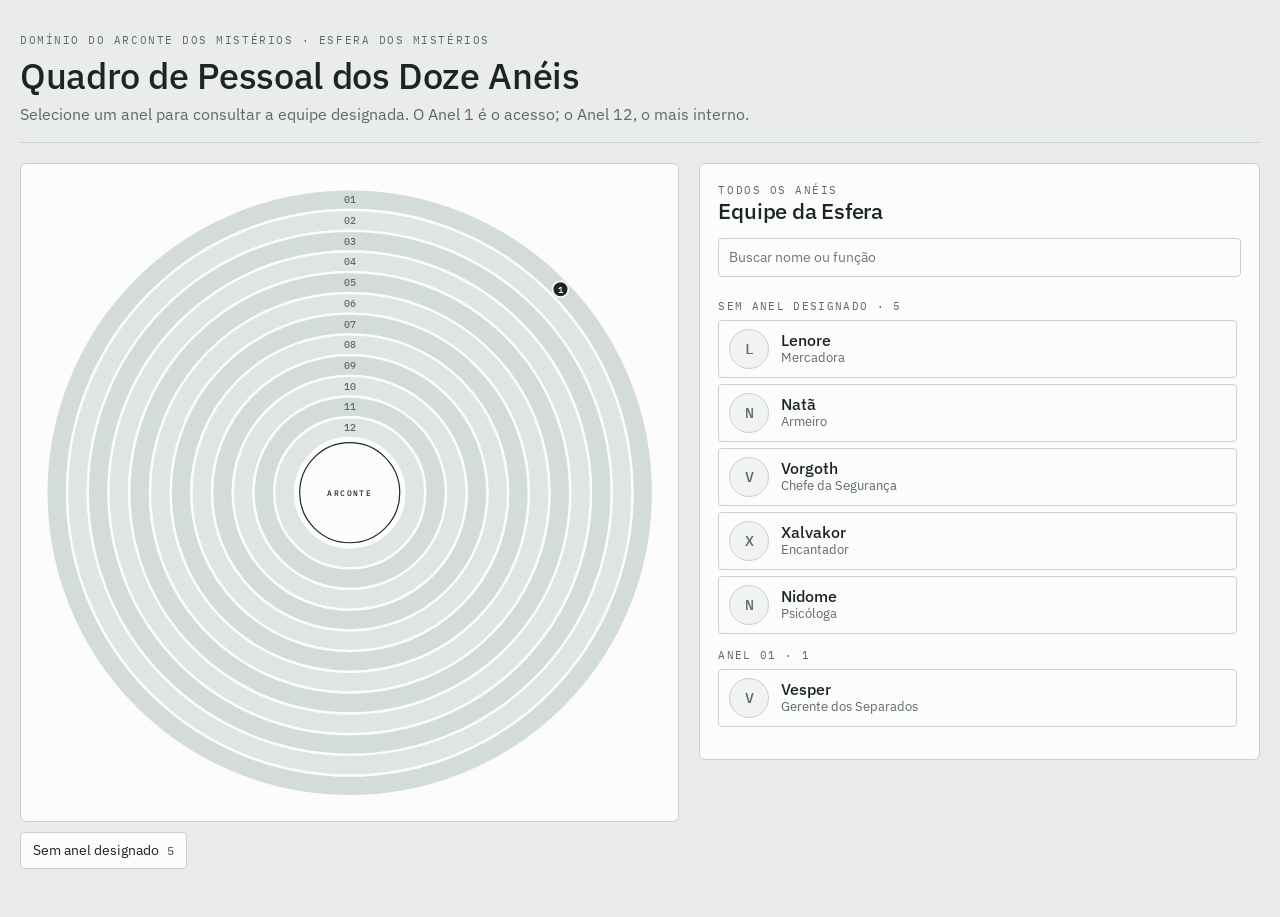
<file: docs/esfera/index.html>
<!doctype html>
<html lang="pt-BR">
<head>
<meta charset="utf-8">
<meta name="viewport" content="width=device-width, initial-scale=1">
<title>Os Doze Anéis</title>
<link rel="preconnect" href="https://fonts.googleapis.com">
<link rel="preconnect" href="https://fonts.gstatic.com" crossorigin>
<link rel="stylesheet" href="https://fonts.googleapis.com/css2?family=IBM+Plex+Sans:wght@400;500;600&family=IBM+Plex+Mono:wght@400;500&display=swap">
<style>
:root{--bg:#e9ecea;--panel:#fbfcfb;--panel2:#f0f3f1;--line:#c9d1cd;--fg:#1b2523;--muted:#5d6b67;--accent:#1d625d;--accent-fg:#fbfcfb;
  --anel:#dfe5e2;--anel2:#d4dcd8;--mestre:#7a4b8f;--agente:#a3473d;color-scheme:light}
*{box-sizing:border-box}
html,body{margin:0}
body{background:var(--bg);color:var(--fg);font-family:"IBM Plex Sans","Segoe UI",system-ui,sans-serif;font-size:16px;line-height:1.5;
  padding:32px max(16px,env(safe-area-inset-right,0px)) 48px max(16px,env(safe-area-inset-left,0px))}
body.embed{padding:16px}
/* No Foundry, a página copia as cores do andar ativo (tokens --rpt-* do tema). */
html.tema body{background:var(--pattern,none),var(--bg);background-attachment:fixed}
html.tema h1,html.tema h2{font-family:var(--font-title,inherit);letter-spacing:.02em}
html.tema .chip,html.tema .card,html.tema .mapa,html.tema .painel,html.tema dialog{background-color:var(--panel)}
a{color:var(--accent)}
.wrap{max-width:1240px;margin:0 auto;display:grid;gap:20px}
.eyebrow{font-family:"IBM Plex Mono",ui-monospace,monospace;font-size:11px;letter-spacing:.14em;text-transform:uppercase;color:var(--muted)}
h1,h2{font-weight:500;margin:0;line-height:1.15;letter-spacing:-.01em}
h1{font-size:clamp(26px,4vw,36px)}
h2{font-size:22px}
p{margin:0}
.muted{color:var(--muted)}
header{display:grid;gap:6px;border-bottom:1px solid var(--line);padding-bottom:16px}
.grid{display:grid;grid-template-columns:minmax(0,1fr) minmax(320px,.85fr);gap:20px;align-items:start}
@media (max-width:900px){.grid{grid-template-columns:1fr}}

/* mapa */
.mapa{border:1px solid var(--line);border-radius:6px;background:var(--panel);padding:16px}
.mapa svg{display:block;width:100%;height:auto;max-height:76vh;margin:0 auto}
.anel{cursor:pointer;stroke:var(--panel);stroke-width:3;transition:fill .15s}
.anel.par{fill:var(--anel)}.anel.impar{fill:var(--anel2)}
.anel:hover,.anel:focus-visible{fill:color-mix(in srgb,var(--accent) 18%,var(--anel));outline:none}
.anel.atual{fill:color-mix(in srgb,var(--accent) 32%,var(--anel))}
.anel.ativo{fill:var(--accent)}
#atual circle{fill:none;stroke:var(--accent);stroke-width:2.5;pointer-events:none}
#atual .halo{stroke-width:9;opacity:.22}
.num.atual{fill:var(--fg);font-weight:600}
.selo-atual rect{fill:var(--accent)}
.selo-atual text{font:600 10px "IBM Plex Mono",monospace;letter-spacing:.14em;fill:var(--accent-fg);text-anchor:middle;dominant-baseline:central}
.selo-atual{pointer-events:none}
.atual-pill{display:inline-flex;align-items:center;gap:6px;margin-top:8px;padding:4px 10px;border-radius:999px;background:var(--accent);color:var(--accent-fg);
  font:500 11px "IBM Plex Mono",monospace;letter-spacing:.12em;text-transform:uppercase;cursor:pointer;border:0}
.atual-pill[hidden]{display:none}
.num{font:500 13px "IBM Plex Mono",monospace;fill:var(--muted);pointer-events:none;text-anchor:middle;dominant-baseline:central}
.anel.ativo+.num{fill:var(--accent-fg)}
.badge circle{fill:var(--fg);stroke:var(--panel);stroke-width:2}
.badge text{font:500 11px "IBM Plex Mono",monospace;fill:var(--panel);text-anchor:middle;dominant-baseline:central}
.badge{pointer-events:none}
.selo{fill:var(--panel);stroke:var(--fg);stroke-width:1.5}
.selo-t{font:500 10px "IBM Plex Mono",monospace;letter-spacing:.18em;fill:var(--fg);text-anchor:middle;pointer-events:none}
.fora{display:flex;flex-wrap:wrap;gap:8px;margin-top:10px}
.chip{display:inline-flex;align-items:center;gap:8px;padding:7px 12px;border:1px solid var(--line);border-radius:4px;
  background:var(--panel);color:var(--fg);font:inherit;font-size:14px;cursor:pointer}
.chip b{font:500 12px/1 "IBM Plex Mono",monospace;color:var(--muted)}
.chip.gm{border-style:dashed;border-color:var(--mestre)}
.chip:hover,.chip:focus-visible{border-color:var(--accent);outline:none}
.chip.ativo{background:var(--accent);color:var(--accent-fg);border-color:var(--accent)}.chip.ativo b{color:var(--accent-fg)}

/* painel */
.painel{border:1px solid var(--line);border-radius:6px;background:var(--panel);padding:18px;display:grid;gap:14px;
  position:sticky;top:16px;max-height:calc(100vh - 32px);overflow:hidden;grid-template-rows:auto auto auto 1fr}
@media (max-width:900px){.painel{position:static;max-height:none}}
.nota{border:1px dashed var(--mestre);border-radius:4px;padding:10px 12px;font-size:14px;display:grid;gap:4px}
.nota:empty{display:none}
.nota dl{display:grid;grid-template-columns:auto 1fr;gap:2px 12px;margin:0}
.nota dt{color:var(--muted)}.nota dd{margin:0}
.nota .eyebrow{color:var(--mestre)}
.filtros{display:flex;flex-wrap:wrap;gap:8px;align-items:center}
.filtros input{flex:1 1 160px;min-width:0;padding:8px 10px;border-radius:4px;border:1px solid var(--line);background:var(--panel);color:var(--fg);font:inherit;font-size:14px}
.filtros input:focus{outline:none;border-color:var(--accent)}
.seg{display:flex;border:1px solid var(--line);border-radius:4px;overflow:hidden}
.seg[hidden]{display:none}
.seg button{border:0;background:transparent;color:var(--muted);font:inherit;font-size:13px;padding:7px 10px;cursor:pointer}
.seg button+button{border-left:1px solid var(--line)}
.seg button.on{background:var(--panel2);color:var(--fg)}
.lista{overflow:auto;display:grid;gap:6px;align-content:start;padding-right:4px;min-height:0}
.grupo{font:11px/1 "IBM Plex Mono",monospace;letter-spacing:.12em;text-transform:uppercase;color:var(--muted);margin:10px 0 2px}
.card{display:grid;grid-template-columns:40px 1fr;gap:12px;align-items:center;padding:8px 10px;border:1px solid var(--line);border-radius:4px;
  background:var(--panel);color:var(--fg);text-align:left;font:inherit;cursor:pointer;width:100%}
.card:hover,.card:focus-visible{border-color:var(--accent);outline:none}
.card.oculto{border-style:dashed;opacity:.8}
.av{width:40px;height:40px;border-radius:50%;background:var(--panel2);border:1px solid var(--line);display:grid;place-items:center;
  font:500 15px "IBM Plex Mono",monospace;color:var(--muted)}
.card b{display:block;font-weight:500;line-height:1.25}
.card small{display:block;color:var(--muted);font-size:13px;line-height:1.3}
.tag{display:inline-block;font:10px/1 "IBM Plex Mono",monospace;text-transform:uppercase;letter-spacing:.08em;padding:3px 5px;border-radius:3px;margin-right:6px;border:1px solid currentColor}
.t-agente{color:var(--agente)}.t-mestre{color:var(--mestre)}
.vazio-msg{color:var(--muted);padding:12px 0;font-size:14px}

/* detalhe */
dialog{border:1px solid var(--line);border-radius:6px;background:var(--panel);color:var(--fg);padding:0;width:min(560px,calc(100vw - 32px));max-height:calc(100vh - 48px)}
dialog::backdrop{background:rgba(27,37,35,.45)}
.det{padding:22px;display:grid;gap:12px;align-content:start;overflow:auto;max-height:calc(100vh - 48px)}
.det > dl{display:grid;grid-template-columns:auto 1fr;gap:4px 14px;margin:0;font-size:15px}
.det > dl dt{color:var(--muted)}.det > dl dd{margin:0}
.fechar{position:absolute;top:8px;right:8px;width:32px;height:32px;border-radius:4px;border:1px solid var(--line);background:var(--panel);color:var(--fg);font-size:18px;cursor:pointer}
.fechar:hover{border-color:var(--accent)}
.ed{display:grid;gap:10px;border:1px dashed var(--mestre);border-radius:4px;padding:12px}
.ed label{display:grid;gap:4px;font-size:13px;color:var(--muted)}
.ed label.chk{display:flex;align-items:center;gap:8px;color:var(--fg);font-size:14px}
.ed input:not([type]),.ed select{padding:7px 9px;border-radius:4px;border:1px solid var(--line);background:var(--panel);color:var(--fg);font:inherit;font-size:14px}
.ed input:focus,.ed select:focus{outline:none;border-color:var(--accent)}
.acoes{display:flex;gap:8px;flex-wrap:wrap}
.acoes button{padding:7px 14px;border-radius:4px;border:1px solid var(--line);background:var(--panel2);color:var(--fg);font:inherit;font-size:14px;cursor:pointer}
.acoes button.pri{background:var(--accent);color:var(--accent-fg);border-color:var(--accent)}
code{font-family:"IBM Plex Mono",monospace;font-size:12px;background:var(--panel2);padding:1px 5px;border-radius:3px}
</style>
</head>
<body>
<div class="wrap">
  <header>
    <div class="eyebrow">Domínio do Arconte dos Mistérios · Esfera dos Mistérios</div>
    <h1>Quadro de Pessoal dos Doze Anéis</h1>
    <p class="muted">Selecione um anel para consultar a equipe designada. O Anel 1 é o acesso; o Anel 12, o mais interno.</p>
  </header>
  <div class="grid">
    <section>
      <div class="mapa"><svg id="mapa" viewBox="0 0 800 800" role="group" aria-label="Os Doze Anéis"></svg></div>
      <div class="fora" id="fora"></div>
    </section>
    <aside class="painel" aria-live="polite">
      <div>
        <div class="eyebrow" id="p-sub">Todos os anéis</div>
        <h2 id="p-tit">Equipe da Esfera</h2>
        <button class="atual-pill" id="p-atual" hidden></button>
      </div>
      <div class="nota" id="p-nota"></div>
      <div class="filtros">
        <input id="busca" type="search" placeholder="Buscar nome ou função" aria-label="Buscar">
        <div class="seg" id="tipos" role="group" aria-label="Tipo" hidden>
          <button data-t="" class="on">Todos</button><button data-t="funcionario">Equipe</button><button data-t="agente">Agentes</button>
        </div>
      </div>
      <div class="lista" id="lista"></div>
    </aside>
  </div>
</div>
<dialog id="det"><button class="fechar" id="fechar" aria-label="Fechar">×</button><div class="det" id="det-c"></div></dialog>
<script src="npcs.js"></script>
<script>
const D = window.ESFERA, A = Object.fromEntries(D.aneis.map(a => [a.n, a])), BASE = D.personagens;
const STATUS = {concluido: "Concluído", "a-fazer": "A fazer", rascunho: "Rascunho"};
const SEM = "sem", FORA = "fora", CAMPOS = ["org", "anel", "nome", "funcao"];
const $ = s => document.querySelector(s);
const esc = s => String(s ?? "").replace(/[&<>"]/g, c => ({"&": "&amp;", "<": "&lt;", ">": "&gt;", '"': "&quot;"}[c]));
const url = new URLSearchParams(location.search);
if (url.has("foundry")) document.body.classList.add("embed");

// Dentro do Foundry, as mudanças do mestre ficam salvas no mundo (configuração dh-ruptura.ringsMap).
let G = null;
try { if (window.parent !== window && window.parent.game?.settings) G = window.parent.game; } catch (e) {}
// Vista do mestre: GM no Foundry, ou ?mestre fora dele. Os jogadores só veem a equipe com nome na Esfera.
const MESTRE = G ? !!G.user?.isGM : url.has("mestre");
const EDITA = !!G?.user?.isGM;

let anel = null, tipo = "", busca = "", P = [], O = {};
const naOrg = p => p.org !== false;
const semNome = p => p.terrario && p.nome === p.terrario.nome;
const publico = p => naOrg(p) && p.tipo === "funcionario" && !semNome(p);
const visivel = p => MESTRE || publico(p);
const chave = p => naOrg(p) ? (p.anel ?? SEM) : FORA;
const conta = k => P.filter(p => visivel(p) && chave(p) === k).length;

// Cores do andar ativo: copiadas dos tokens --rpt-* do tema no Foundry.
const TEMA = {bg: "--rpt-void", panel: "--rpt-panel", panel2: "--rpt-raised", line: "--rpt-iron", fg: "--rpt-text",
  muted: "--rpt-muted", accent: "--rpt-accent", "accent-fg": "--rpt-ink", anel: "--rpt-raised", anel2: "--rpt-shade",
  mestre: "--rpt-pale", agente: "--rpt-blood", pattern: "--rpt-pattern", "font-title": "--rpt-font-title"};
let ATUAL = null;
function tema() {
  const raiz = document.documentElement;
  let pai = null;
  try { pai = window.parent !== window ? window.parent.document.documentElement : null; } catch (e) {}
  const ativo = !!(G && pai?.dataset.rupturaTheme);
  raiz.classList.toggle("tema", ativo);
  const cs = ativo ? window.parent.getComputedStyle(pai) : null;
  for (const [k, v] of Object.entries(TEMA)) {
    const valor = cs?.getPropertyValue(v).trim();
    if (valor) raiz.style.setProperty("--" + k, valor); else raiz.style.removeProperty("--" + k);
  }
  raiz.style.colorScheme = ativo ? "dark" : "";
  // Andar atual do grupo: a variante ativa no Foundry (cena ou mundo), ou ?anel=N fora dele.
  let n = null;
  try { n = G?.modules.get("dh-ruptura")?.api?.getActiveVariant()?.floor ?? null; } catch (e) {}
  if (!G) n = Number(url.get("anel")) || null;
  ATUAL = A[n] ? n : null;
  marcarAtual();
}

function marcarAtual() {
  document.querySelectorAll(".anel, .num").forEach(e => e.classList.toggle("atual", Number(e.dataset.a ?? e.dataset.n) === ATUAL));
  const g = $("#atual"); g.replaceChildren();
  const pill = $("#p-atual");
  pill.hidden = !ATUAL;
  if (!ATUAL) return;
  const ro = R0 - (ATUAL - 1) * W, ri = ro - W, y = C + meio(ATUAL);
  for (const r of [ro, ri]) { svg("circle", {cx: C, cy: C, r, class: "halo"}, g); svg("circle", {cx: C, cy: C, r}, g); }
  const s = svg("g", {class: "selo-atual"}, g);
  svg("rect", {x: C - 34, y: y - 9, width: 68, height: 18, rx: 9}, s);
  svg("text", {x: C, y}, s).textContent = "ATUAL";
  pill.textContent = `Anel atual · ${String(ATUAL).padStart(2, "0")}`;
}

function carregar() {
  try { O = JSON.parse(JSON.stringify(G?.settings.get("dh-ruptura", "ringsMap") ?? {})); } catch (e) { O = {}; }
  P = BASE.map(p => ({...p, ...(O[p.id] || {})}));
}

const C = 400, R0 = 388, RN = 70, W = (R0 - RN) / 12, NS = "http://www.w3.org/2000/svg";
function svg(tag, attrs, pai) {
  const e = document.createElementNS(NS, tag);
  for (const [k, v] of Object.entries(attrs)) e.setAttribute(k, v);
  pai?.append(e); return e;
}
const circ = r => `M${C - r},${C}a${r},${r} 0 1,0 ${2 * r},0a${r},${r} 0 1,0 ${-2 * r},0Z`;
const meio = n => R0 - (n - 0.5) * W;

function mapa() {
  const m = $("#mapa");
  for (const a of D.aneis) {
    const ro = R0 - (a.n - 1) * W, ri = ro - W;
    const p = svg("path", {d: circ(ro) + circ(ri), "fill-rule": "evenodd", tabindex: 0, role: "button",
      class: `anel ${a.n % 2 ? "impar" : "par"}`, "data-a": a.n, "aria-label": `Anel ${a.n}`}, m);
    svg("title", {}, p).textContent = MESTRE ? `Anel ${a.n} · ${a.nome}` : `Anel ${a.n}`;
    svg("text", {x: C, y: C - meio(a.n), class: "num", "data-n": a.n}, m).textContent = String(a.n).padStart(2, "0");
    p.addEventListener("click", () => escolher(anel === a.n ? null : a.n));
    p.addEventListener("keydown", e => { if (e.key === "Enter" || e.key === " ") { e.preventDefault(); p.dispatchEvent(new Event("click")); } });
  }
  svg("circle", {cx: C, cy: C, r: RN - 6, class: "selo"}, m);
  svg("text", {x: C, y: C + 4, class: "selo-t"}, m).textContent = "ARCONTE";
  svg("g", {id: "atual"}, m);
  svg("g", {id: "badges"}, m);
  const chips = [[SEM, "Sem anel designado", ""]];
  if (MESTRE) chips.push([FORA, "Fora da Organização", "gm"]);
  for (const [k, rot, cls] of chips) {
    const b = document.createElement("button");
    b.className = "chip " + cls; b.dataset.a = k; b.dataset.rot = rot;
    b.addEventListener("click", () => escolher(anel === k ? null : k));
    $("#fora").append(b);
  }
  if (MESTRE) $("#tipos").hidden = false;
}

function contagens() {
  const g = $("#badges"); g.replaceChildren();
  for (const a of D.aneis) {
    const n = conta(a.n); if (!n) continue;
    const ang = (-90 + 22 + a.n * 24) * Math.PI / 180, x = C + meio(a.n) * Math.cos(ang), y = C + meio(a.n) * Math.sin(ang);
    const b = svg("g", {class: "badge"}, g);
    svg("circle", {cx: x, cy: y, r: 10}, b);
    svg("text", {x, y}, b).textContent = n;
  }
  document.querySelectorAll(".chip").forEach(b => b.innerHTML = `${esc(b.dataset.rot)} <b>${conta(b.dataset.a)}</b>`);
}

function escolher(k) {
  anel = k;
  document.querySelectorAll("[data-a]").forEach(e => e.classList.toggle("ativo", e.dataset.a === String(k)));
  const a = A[k];
  $("#p-sub").textContent = a ? "Quadro de pessoal" : k === SEM ? "Quadro de pessoal" : k === FORA ? "Só o mestre vê" : "Todos os anéis";
  $("#p-tit").textContent = a ? `Anel ${String(a.n).padStart(2, "0")}` : k === SEM ? "Sem anel designado" : k === FORA ? "Fora da Organização" : "Equipe da Esfera";
  let nota = "";
  if (MESTRE && a) nota = `<div class="eyebrow">Só o mestre vê</div><dl><dt>Andar</dt><dd>${esc(a.nome)}</dd><dt>Amarra</dt><dd>${esc(a.amarra)}</dd>
    <dt>Boss</dt><dd>${esc(a.boss)}</dd><dt>Nível</dt><dd>${esc(a.nivel)}</dd>
    <dt>Status</dt><dd>${STATUS[a.status]}${a.pagina ? ` · <a href="${a.pagina}">mapa do andar</a>` : ""}</dd></dl>`;
  else if (MESTRE && k === FORA) nota = `<div class="eyebrow">Só o mestre vê</div><p>Personagens da tabela do Notion sem nome no Arco 1, pela região no Terrário. ${EDITA ? "Abra alguém e marque <b>Na Organização</b>." : "Para mudar, edite <code>docs/esfera/npcs.js</code> ou use o mapa no Foundry."}</p>`;
  else if (MESTRE && k === null) nota = `<div class="eyebrow">Só o mestre vê</div><p>Linhas tracejadas não aparecem para os jogadores: agentes e quem ainda não tem nome na Esfera.${EDITA ? " Clique em alguém para mudar anel, nome ou função." : ""}</p>`;
  $("#p-nota").innerHTML = nota;
  render();
}

function card(p) {
  const oculto = MESTRE && !publico(p);
  const sub = naOrg(p) ? (p.funcao || "") : (p.terrario?.regiao || "");
  return `<button class="card${oculto ? " oculto" : ""}" data-id="${p.id}">
    <span class="av">${esc(p.nome.replace(/^(O|Os|A|As) /, "")[0])}</span>
    <span><b>${esc(p.nome)}</b><small>${MESTRE && p.tipo === "agente" ? `<span class="tag t-agente">Agente</span>` : ""}${MESTRE && naOrg(p) && semNome(p) ? `<span class="tag t-mestre">sem nome na Esfera</span>` : ""}${esc(sub)}</small></span></button>`;
}

function render() {
  const q = busca.trim().toLowerCase();
  const vis = P.filter(p => visivel(p) && (anel === null ? naOrg(p) : chave(p) === anel) && (!tipo || p.tipo === tipo)
    && (!q || [p.nome, p.funcao, MESTRE && p.terrario?.nome, MESTRE && p.terrario?.regiao].join(" ").toLowerCase().includes(q)));
  let h = "";
  if (anel === FORA) {
    const regs = [...new Set(vis.map(p => p.terrario?.regiao || "Sem região"))];
    for (const r of regs) { const g = vis.filter(p => (p.terrario?.regiao || "Sem região") === r); h += `<div class="grupo">${esc(r)} · ${g.length}</div>` + g.map(card).join(""); }
  } else if (anel !== null) h = vis.map(card).join("");
  else for (const k of [SEM, ...D.aneis.map(a => a.n)]) {
    const g = vis.filter(p => chave(p) === k);
    if (g.length) h += `<div class="grupo">${k === SEM ? "Sem anel designado" : `Anel ${String(k).padStart(2, "0")}`} · ${g.length}</div>` + g.map(card).join("");
  }
  $("#lista").innerHTML = h || `<p class="vazio-msg">${anel === FORA ? "Todos já estão na Organização." : "Nenhum funcionário designado para este anel."}</p>`;
}

function detalhe(id) {
  const p = P.find(x => x.id === id), a = A[p.anel], t = p.terrario;
  const ops = [`<option value="">sem anel designado</option>`, ...D.aneis.map(x => `<option value="${x.n}" ${p.anel === x.n ? "selected" : ""}>Anel ${x.n} · ${esc(x.nome)}</option>`)].join("");
  $("#det-c").innerHTML = `
    <div class="eyebrow">${naOrg(p) ? "Ficha funcional" : "Fora da Organização"}</div>
    <h2>${esc(p.nome)}</h2>
    <dl>${p.funcao ? `<dt>Função</dt><dd>${esc(p.funcao)}</dd>` : ""}
      ${naOrg(p) ? `<dt>Lotação</dt><dd>${a ? `Anel ${String(a.n).padStart(2, "0")}` : "sem anel designado"}</dd>` : ""}</dl>
    ${MESTRE && (t || p.descricao || p.tipo === "agente") ? `<div class="nota"><div class="eyebrow">Só o mestre vê</div><dl>
      ${p.tipo === "agente" ? `<dt>Tipo</dt><dd>Agente (encontro)</dd>` : ""}
      ${t ? `<dt>No Terrário</dt><dd>${esc(t.nome)} · ${esc(t.regiao)}</dd>` : ""}</dl>
      ${p.descricao ? `<p>${esc(p.descricao)}</p>` : ""}</div>` : ""}
    ${EDITA ? `<form class="ed" id="ed">
      <div class="eyebrow" style="color:var(--mestre)">Editar (mestre)</div>
      <label class="chk"><input type="checkbox" name="org" ${naOrg(p) ? "checked" : ""}> Na Organização</label>
      <label>Anel<select name="anel">${ops}</select></label>
      <label>Nome na Esfera<input name="nome" value="${semNome(p) ? "" : esc(p.nome)}" placeholder="${semNome(p) ? "sem nome: os jogadores não veem" : ""}"></label>
      <label>Função<input name="funcao" value="${esc(p.funcao || "")}" placeholder="Ex.: Supervisora do Anel 03"></label>
      <div class="acoes"><button type="submit" class="pri">Salvar</button>
        ${O[p.id] ? `<button type="button" id="desfaz">Voltar ao arquivo</button>` : ""}</div>
    </form>` : ""}`;
  $("#ed")?.addEventListener("submit", e => { e.preventDefault(); salvar(p.id, new FormData(e.target)); });
  $("#desfaz")?.addEventListener("click", () => salvar(p.id, null));
  $("#det").showModal();
}

async function salvar(id, f) {
  const b = BASE.find(x => x.id === id);
  if (!f) delete O[id];
  else {
    const nome = f.get("nome").trim();
    const novo = {org: f.get("org") === "on", anel: f.get("anel") ? Number(f.get("anel")) : null,
      nome: nome || (b.terrario?.nome ?? b.nome), funcao: f.get("funcao").trim() || null};
    const dif = {};
    for (const c of CAMPOS) if (novo[c] !== ((c === "org" ? naOrg(b) : b[c]) ?? null)) dif[c] = novo[c];
    if (Object.keys(dif).length) O[id] = dif; else delete O[id];
  }
  try { await G.settings.set("dh-ruptura", "ringsMap", O); }
  catch (e) { alert("Não foi possível salvar no mundo: " + e.message); return; }
  $("#det").close();
  recarregar();
}

// Chamado pela janela do Foundry quando o mestre salva uma mudança.
window.recarregar = () => { carregar(); tema(); contagens(); render(); };
// Chamado pela janela do Foundry quando o andar ou a cena mudam.
window.tema = tema;

carregar(); mapa(); tema(); contagens(); escolher(null);
$("#p-atual").addEventListener("click", () => escolher(ATUAL));
$("#lista").addEventListener("click", e => { const c = e.target.closest(".card"); if (c) detalhe(c.dataset.id); });
$("#tipos").addEventListener("click", e => {
  const b = e.target.closest("button"); if (!b) return;
  tipo = b.dataset.t; document.querySelectorAll("#tipos button").forEach(x => x.classList.toggle("on", x === b)); render();
});
$("#busca").addEventListener("input", e => { busca = e.target.value; render(); });
$("#fechar").addEventListener("click", () => $("#det").close());
$("#det").addEventListener("click", e => { if (e.target === $("#det")) $("#det").close(); });
</script>
</body>
</html>
</file>
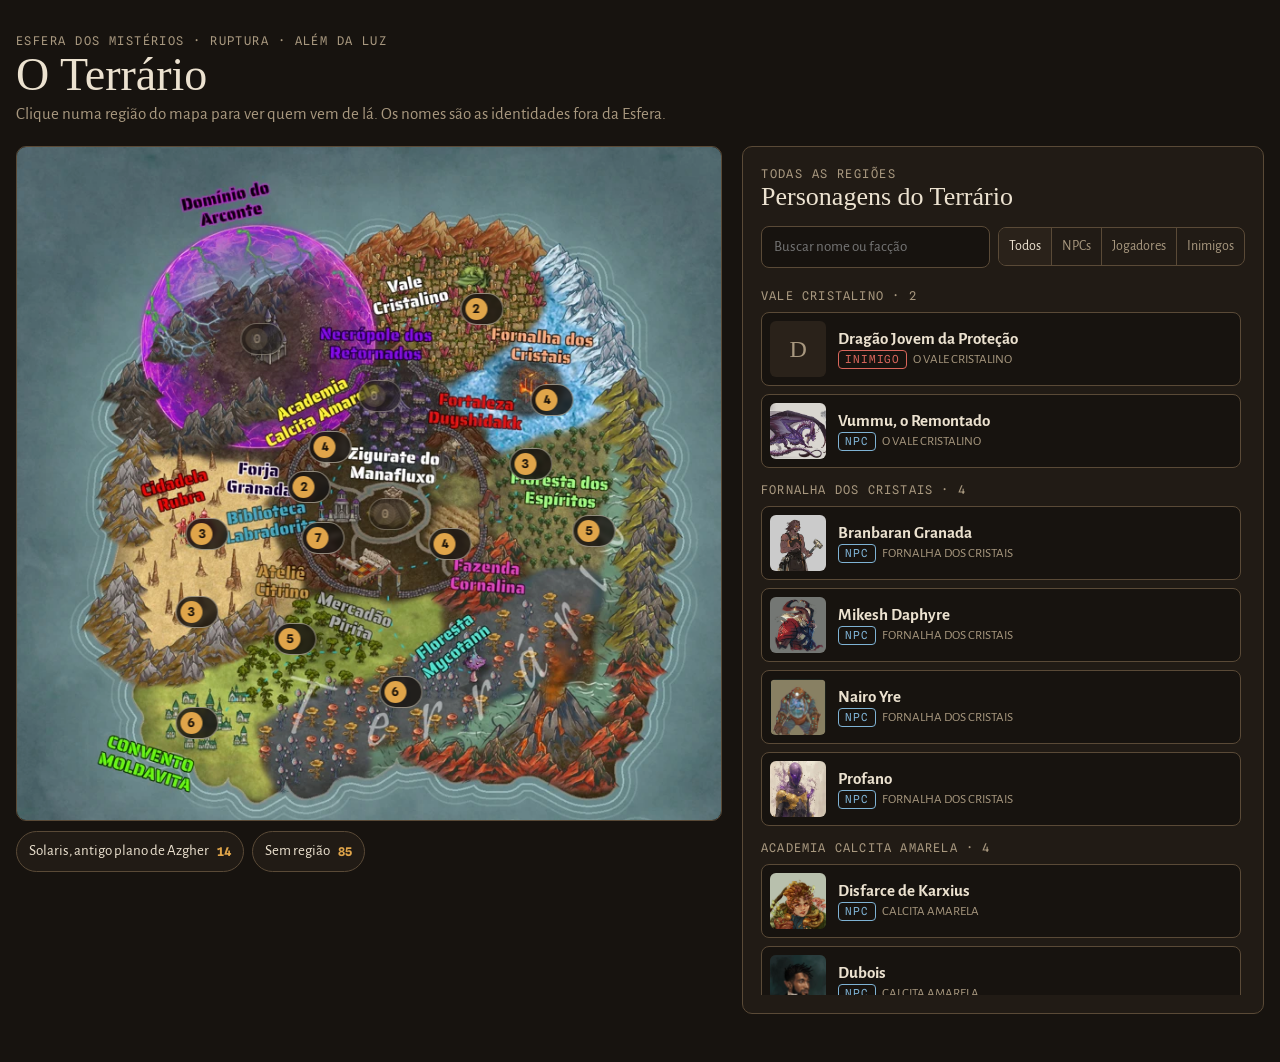
<file: docs/terrario/index.html>
<!doctype html>
<html lang="pt-BR">
<head>
<meta charset="utf-8">
<meta name="viewport" content="width=device-width, initial-scale=1">
<title>Mapa do Terrário</title>
<link rel="preconnect" href="https://fonts.googleapis.com">
<link rel="preconnect" href="https://fonts.gstatic.com" crossorigin>
<link rel="stylesheet" href="https://fonts.googleapis.com/css2?family=IM+Fell+English+SC&family=Alegreya+Sans:wght@400;700&family=Spline+Sans+Mono&display=swap">
<style>
:root{--bg:#17130f;--panel:#211b15;--panel2:#2a221a;--line:#5a4a37;--fg:#ece2d0;--muted:#a8987f;--accent:#e0a54a;
  --npc:#7fb3d5;--jogador:#e0a54a;--inimigo:#d9665b;--extra:#a8987f;color-scheme:dark}
*{box-sizing:border-box}
html,body{margin:0}
body{background:var(--bg);color:var(--fg);font-family:"Alegreya Sans","Segoe UI",system-ui,sans-serif;font-size:17px;line-height:1.5;
  padding:32px max(16px,env(safe-area-inset-right,0px)) 48px max(16px,env(safe-area-inset-left,0px))}
a{color:var(--accent)}
.wrap{max-width:1280px;margin:0 auto;display:grid;gap:20px}
.eyebrow{font-family:"Spline Sans Mono",ui-monospace,monospace;font-size:12px;letter-spacing:.12em;text-transform:uppercase;color:var(--muted)}
.eyebrow a{color:inherit;text-decoration:none}.eyebrow a:hover{color:var(--accent)}
h1,h2,h3{font-family:"IM Fell English SC",Georgia,serif;font-weight:400;margin:0;line-height:1.1}
h1{font-size:clamp(30px,5vw,46px)}
h2{font-size:26px}
p{margin:0}
.muted{color:var(--muted)}
.grid{display:grid;grid-template-columns:minmax(0,1.15fr) minmax(320px,.85fr);gap:20px;align-items:start}
@media (max-width:900px){.grid{grid-template-columns:1fr}}

/* mapa */
.mapa{position:relative;border:1px solid var(--line);border-radius:10px;overflow:hidden;background:#0f0c09}
.mapa img{display:block;width:100%;height:auto;user-select:none}
.pin{position:absolute;transform:translate(-50%,-50%);display:flex;align-items:center;gap:6px;padding:4px 9px 4px 4px;
  border-radius:999px;border:1px solid rgba(236,226,208,.55);background:rgba(23,19,15,.82);color:var(--fg);
  font:600 12px/1 "Alegreya Sans",system-ui,sans-serif;cursor:pointer;white-space:nowrap;backdrop-filter:blur(2px);
  transition:transform .12s,border-color .12s,background .12s}
.pin .n{min-width:22px;height:22px;border-radius:999px;display:grid;place-items:center;background:var(--accent);color:#1a120a;
  font:700 12px/1 "Spline Sans Mono",monospace}
.pin.vazio{opacity:.62}.pin.vazio .n{background:#4a3f33;color:var(--muted)}
.pin:hover,.pin:focus-visible{transform:translate(-50%,-50%) scale(1.08);border-color:var(--accent);outline:none;z-index:3}
.pin.ativo{background:var(--accent);color:#1a120a;border-color:#fff;z-index:4}
.pin.ativo .n{background:#1a120a;color:var(--accent)}
.pin .rot{max-width:0;overflow:hidden;transition:max-width .2s}
.pin:hover .rot,.pin:focus-visible .rot,.pin.ativo .rot{max-width:220px}
@media (max-width:600px){.pin{padding:3px}.pin .rot{display:none}.pin .n{min-width:20px;height:20px;font-size:11px}}
.fora{display:flex;flex-wrap:wrap;gap:8px;margin-top:10px}
.chip{display:inline-flex;align-items:center;gap:8px;padding:8px 12px;border:1px solid var(--line);border-radius:999px;
  background:var(--panel);color:var(--fg);font:inherit;font-size:15px;cursor:pointer}
.chip b{font:700 12px/1 "Spline Sans Mono",monospace;color:var(--accent)}
.chip:hover,.chip:focus-visible{border-color:var(--accent);outline:none}
.chip.ativo{background:var(--accent);color:#1a120a;border-color:var(--accent)}.chip.ativo b{color:#1a120a}

/* painel */
.painel{border:1px solid var(--line);border-radius:10px;background:var(--panel);padding:18px;display:grid;gap:14px;
  position:sticky;top:16px;max-height:calc(100vh - 32px);overflow:hidden;grid-template-rows:auto auto 1fr}
@media (max-width:900px){.painel{position:static;max-height:none}}
.filtros{display:flex;flex-wrap:wrap;gap:8px;align-items:center}
.filtros input{flex:1 1 160px;min-width:0;padding:9px 12px;border-radius:8px;border:1px solid var(--line);background:var(--bg);color:var(--fg);font:inherit;font-size:15px}
.filtros input:focus{outline:none;border-color:var(--accent)}
.seg{display:flex;border:1px solid var(--line);border-radius:8px;overflow:hidden}
.seg button{border:0;background:transparent;color:var(--muted);font:inherit;font-size:14px;padding:8px 10px;cursor:pointer}
.seg button+button{border-left:1px solid var(--line)}
.seg button.on{background:var(--panel2);color:var(--fg)}
.lista{overflow:auto;display:grid;gap:8px;align-content:start;padding-right:4px;min-height:0}
.grupo{font:12px/1 "Spline Sans Mono",monospace;letter-spacing:.1em;text-transform:uppercase;color:var(--muted);margin:8px 0 2px}
.card{display:grid;grid-template-columns:56px 1fr;gap:12px;align-items:center;padding:8px;border:1px solid var(--line);border-radius:8px;
  background:var(--bg);color:var(--fg);text-align:left;font:inherit;cursor:pointer;width:100%}
.card:hover,.card:focus-visible{border-color:var(--accent);outline:none}
.av{width:56px;height:56px;border-radius:6px;object-fit:cover;object-position:top;background:var(--panel2);display:grid;place-items:center;
  font-family:"IM Fell English SC",serif;font-size:24px;color:var(--muted)}
.card b{display:block;font-weight:700;line-height:1.2}
.card small{display:block;color:var(--muted);font-size:13px;line-height:1.3}
.tag{display:inline-block;font:11px/1 "Spline Sans Mono",monospace;text-transform:uppercase;letter-spacing:.08em;padding:3px 6px;border-radius:4px;margin-right:6px;
  border:1px solid currentColor}
.t-npc{color:var(--npc)}.t-jogador{color:var(--jogador)}.t-inimigo{color:var(--inimigo)}.t-extra{color:var(--extra)}
.vazio-msg{color:var(--muted);padding:12px 0}

/* detalhe */
dialog{border:1px solid var(--line);border-radius:12px;background:var(--panel);color:var(--fg);padding:0;width:min(720px,calc(100vw - 32px));max-height:calc(100vh - 48px)}
dialog::backdrop{background:rgba(8,6,4,.75)}
.det{display:grid;grid-template-columns:minmax(0,260px) 1fr;gap:0}
@media (max-width:620px){.det{grid-template-columns:1fr}}
.det .img{background:#0f0c09;min-height:220px}
.det .img img{width:100%;height:100%;max-height:70vh;object-fit:cover;object-position:top;display:block}
.det .txt{padding:20px;display:grid;gap:10px;align-content:start;overflow:auto;max-height:calc(100vh - 48px)}
.det dl{display:grid;grid-template-columns:auto 1fr;gap:4px 12px;margin:0;font-size:15px}
.det dt{color:var(--muted)}.det dd{margin:0}
.det .desc{white-space:pre-line;font-size:16px;color:var(--fg)}
.fechar{position:absolute;top:8px;right:8px;width:34px;height:34px;border-radius:999px;border:1px solid var(--line);background:rgba(23,19,15,.85);color:var(--fg);font-size:18px;cursor:pointer}
.fechar:hover{border-color:var(--accent)}
code{font-family:"Spline Sans Mono",monospace;font-size:13px;background:var(--bg);padding:1px 5px;border-radius:4px}
</style>
</head>
<body>
<div class="wrap">
  <header>
    <div class="eyebrow"><a href="../">Esfera dos Mistérios</a> · Ruptura · Além da Luz</div>
    <h1>O Terrário</h1>
    <p class="muted">Clique numa região do mapa para ver quem vem de lá. Os nomes são as identidades fora da Esfera.</p>
  </header>
  <div class="grid">
    <section>
      <div class="mapa" id="mapa"><img src="terrario.webp" alt="Mapa do Terrário com as regiões" width="776" height="742"></div>
      <div class="fora" id="fora"></div>
    </section>
    <aside class="painel" aria-live="polite">
      <div>
        <div class="eyebrow" id="p-sub">Todas as regiões</div>
        <h2 id="p-tit">Personagens do Terrário</h2>
      </div>
      <div class="filtros">
        <input id="busca" type="search" placeholder="Buscar nome ou facção" aria-label="Buscar">
        <div class="seg" id="tipos" role="group" aria-label="Tipo">
          <button data-t="" class="on">Todos</button><button data-t="npc">NPCs</button><button data-t="jogador">Jogadores</button><button data-t="inimigo">Inimigos</button>
        </div>
      </div>
      <div class="lista" id="lista"></div>
    </aside>
  </div>
</div>
<dialog id="det"><button class="fechar" id="fechar" aria-label="Fechar">×</button><div class="det" id="det-c"></div></dialog>
<script src="npcs.js"></script>
<script>
const D = window.TERRARIO, R = Object.fromEntries(D.regioes.map(r => [r.id, r]));
const P = D.personagens;
const ROT = {npc: "NPC", jogador: "Jogador", inimigo: "Inimigo", extra: "Ficha extra"};
let regiao = null, tipo = "", busca = "";
const $ = s => document.querySelector(s);
const esc = s => String(s ?? "").replace(/[&<>"]/g, c => ({"&": "&amp;", "<": "&lt;", ">": "&gt;", '"': "&quot;"}[c]));
const conta = id => P.filter(p => p.regiao === id).length;

function pinos() {
  const m = $("#mapa"), f = $("#fora");
  for (const r of D.regioes) {
    const b = document.createElement("button");
    b.dataset.r = r.id;
    const n = conta(r.id);
    b.title = `${r.nome} (${n})`;
    if (r.x == null) { b.className = "chip"; b.innerHTML = `${esc(r.nome)} <b>${n}</b>`; f.append(b); }
    else {
      b.className = "pin" + (n ? "" : " vazio");
      b.style.left = r.x + "%"; b.style.top = r.y + "%";
      b.innerHTML = `<span class="n">${n}</span><span class="rot">${esc(r.nome)}</span>`;
      m.append(b);
    }
    b.addEventListener("click", () => escolher(regiao === r.id ? null : r.id));
  }
}

function escolher(id) {
  regiao = id;
  document.querySelectorAll("[data-r]").forEach(b => b.classList.toggle("ativo", b.dataset.r === id));
  $("#p-tit").textContent = id ? R[id].nome : "Personagens do Terrário";
  $("#p-sub").textContent = id ? (R[id].x == null ? "Fora do mapa" : "Região do Terrário") : "Todas as regiões";
  render();
}

function card(p) {
  const av = p.token || p.arte;
  return `<button class="card" data-id="${p.id}">
    ${av ? `<img class="av" src="arte/${esc(av)}" alt="" loading="lazy">` : `<span class="av">${esc(p.nome[0])}</span>`}
    <span><b>${esc(p.nome)}</b><small><span class="tag t-${p.tipo}">${ROT[p.tipo]}</span>${esc(p.faccao || "")}</small></span></button>`;
}

function render() {
  const q = busca.trim().toLowerCase();
  const vis = P.filter(p => (!regiao || p.regiao === regiao) && (!tipo || p.tipo === tipo)
    && (!q || (p.nome + " " + (p.faccao || "")).toLowerCase().includes(q)));
  let h = "";
  if (regiao) h = vis.map(card).join("");
  else for (const r of D.regioes) {
    const g = vis.filter(p => p.regiao === r.id);
    if (g.length) h += `<div class="grupo">${esc(r.nome)} · ${g.length}</div>` + g.map(card).join("");
  }
  $("#lista").innerHTML = h || `<p class="vazio-msg">Ninguém aqui ainda.</p>`;
}

function detalhe(id) {
  const p = P.find(x => x.id === id), r = R[p.regiao];
  const img = p.arte || p.token;
  $("#det-c").innerHTML = `
    <div class="img">${img ? `<img src="arte/${esc(img)}" alt="${esc(p.nome)}">` : ""}</div>
    <div class="txt">
      <div class="eyebrow"><span class="tag t-${p.tipo}">${ROT[p.tipo]}</span></div>
      <h2>${esc(p.nome)}</h2>
      <dl><dt>Região</dt><dd>${esc(r.nome)}</dd>
        ${p.faccao ? `<dt>Facção</dt><dd>${esc(p.faccao)}</dd>` : ""}
        <dt>Ficha</dt><dd>${p.tem_ficha ? "Tormenta20, na biblioteca local" : "não tem"}</dd></dl>
      ${p.obs_regiao ? `<p class="muted">${esc(p.obs_regiao)}</p>` : ""}
      ${p.descricao ? `<div class="desc">${esc(p.descricao)}</div>` : ""}
      <p class="muted" style="font-size:14px">Macro do Foundry: <code>macros/${esc(p.id)}.js</code></p>
    </div>`;
  $("#det").showModal();
}

pinos(); render();
$("#lista").addEventListener("click", e => { const c = e.target.closest(".card"); if (c) detalhe(c.dataset.id); });
$("#tipos").addEventListener("click", e => {
  const b = e.target.closest("button"); if (!b) return;
  tipo = b.dataset.t; document.querySelectorAll("#tipos button").forEach(x => x.classList.toggle("on", x === b)); render();
});
$("#busca").addEventListener("input", e => { busca = e.target.value; render(); });
$("#fechar").addEventListener("click", () => $("#det").close());
$("#det").addEventListener("click", e => { if (e.target === $("#det")) $("#det").close(); });
</script>
</body>
</html>
</file>
